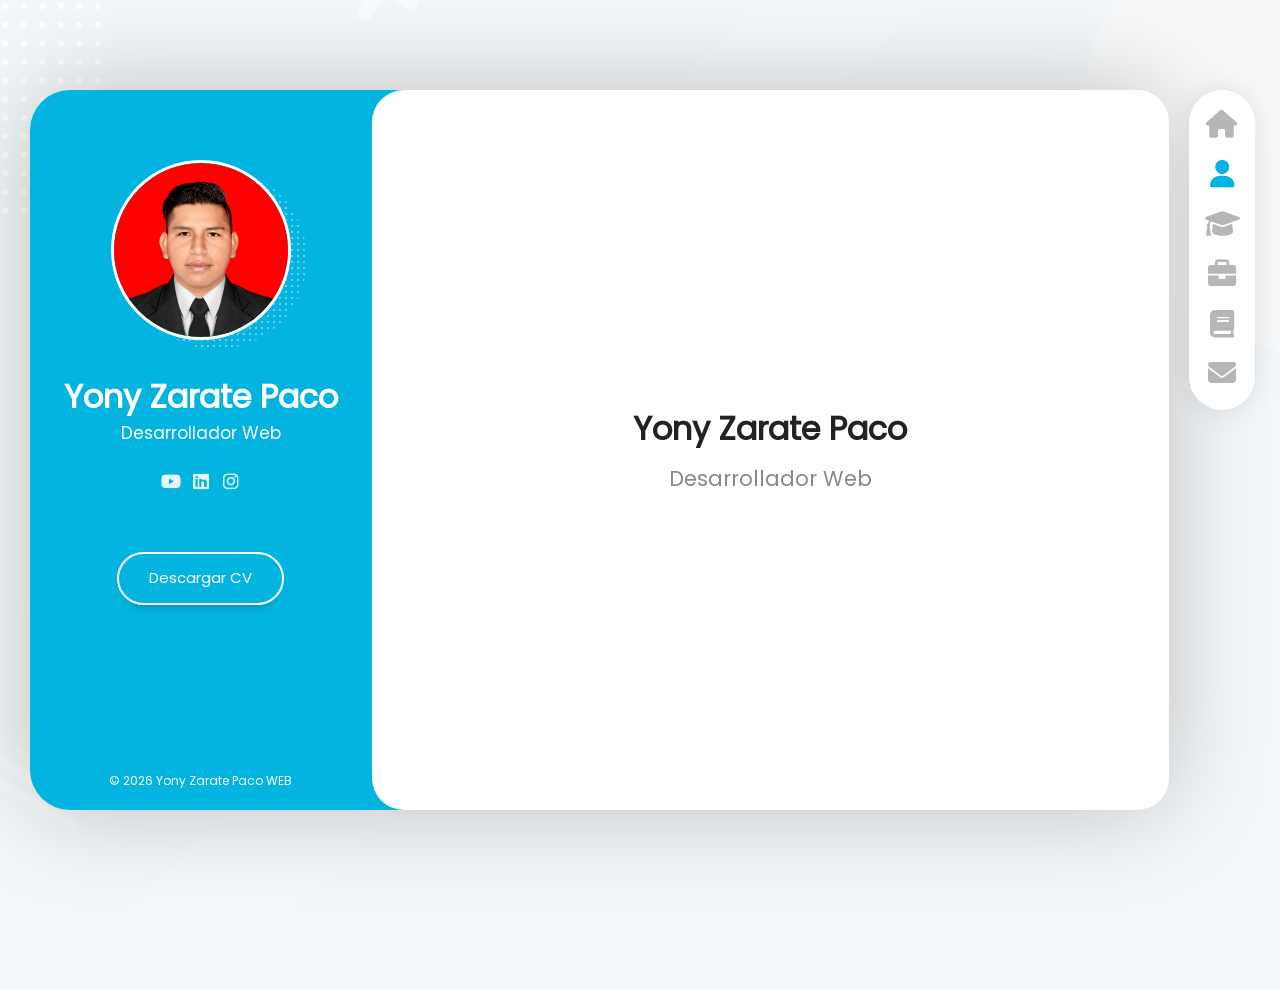
<file: index.html>
<!doctype html>
<html lang="en">
  <head>
    <meta charset="UTF-8" />
    <meta
      name="viewport"
      content="width=device-width, initial-scale=1.0, maximum-scale=1"
    />
    <!-- Estilos -->
    <link
      rel="stylesheet"
      href="assets/fonts/fontawesome-free-6.1.2-web/css/all.min.css"
    />
    <link rel="stylesheet" href="assets/fonts/poppins/poppins.css" />
    <link rel="stylesheet" href="assets/css/reset.css" />
    <link rel="stylesheet" href="assets/css/styles.css" />
    <link rel="stylesheet" href="assets/css/scroll.css" />
    <link rel="stylesheet" href="assets/css/responsive.css" />
    <title>Portafolio - Yony Zarate Paco</title>
  </head>
  <body>
    <!-- Layout principal -->
    <div class="layout">
      <!-- Barra Lateral (info usuario) -->
      <aside class="layout__aside">
        <section class="aside__user-info">
          <!-- Informacion general del usuario -->
          <div class="user-info__general">
            <div class="user-info__container-image">
              <img
                src="assets/img/yonyzarate.jpeg"
                alt="Yony Zarate Paco"
                class="user-info__image"
              />
            </div>
            <h2 class="user-info__name">Yony Zarate Paco</h2>
            <h4 class="user-info__job">Desarrollador Web</h4>
          </div>
          <!-- Menú de navegación -->
          <nav class="layout__menu">
            <ul class="menu__list">
              <li class="menu__option">
                <a href="index.html" class="menu__link">
                  <i class="menu__icon fa-solid fa-house"></i>
                  <span class="menu__overlay">Home</span>
                </a>
              </li>
              <li class="menu__option">
                <a href="sobre-mi.html" class="menu__link menu__link--active">
                  <i class="menu__icon fa-solid fa-user"></i>
                  <span class="menu__overlay">Sobre mí</span>
                </a>
              </li>
              <li class="menu__option">
                <a href="curriculum.html" class="menu__link">
                  <i class="menu__icon fa-solid fa-graduation-cap"></i>
                  <span class="menu__overlay">Curriculum</span>
                </a>
              </li>
              <li class="menu__option">
                <a href="portafolio.html" class="menu__link">
                  <i class="menu__icon fa-solid fa-briefcase"></i>
                  <span class="menu__overlay">Portafolio</span>
                </a>
              </li>
              <li class="menu__option">
                <a href="blog.html" class="menu__link">
                  <i class="menu__icon fa-solid fa-book"></i>
                  <span class="menu__overlay">Blog</span>
                </a>
              </li>
              <li class="menu__option">
                <a href="contacto.html" class="menu__link">
                  <i class="menu__icon fa-solid fa-envelope"></i>
                  <span class="menu__overlay">Contacto</span>
                </a>
              </li>
            </ul>
          </nav>
          <!-- Links a redes sociales -->
          <div class="user-info__links">
            <ul class="links__social">
              <li class="social__option">
                <a href="" class="social__link">
                  <i class="social__icon fa-brands fa-youtube"></i>
                </a>
              </li>
              <li class="social__option">
                <a href="" class="social__link">
                  <i class="social__icon fa-brands fa-linkedin"></i>
                </a>
              </li>
              <li class="social__option">
                <a href="" class="social__link">
                  <i class="social__icon fa-brands fa-instagram"></i>
                </a>
              </li>
            </ul>
          </div>
          <!-- Boton del curriculum -->
          <div class="user-info__buttons">
            <a href="#" class="user-info__btn">Descargar CV</a>
          </div>
          <!-- Pie de Página -->
          <footer class="user-info__footer">
            &copy; 2026 Yony Zarate Paco WEB
          </footer>
        </section>
      </aside>

      <!-- Menu responsive -->
      <div class="layout__menu--toggle">
        <i class="menu-toggle__icon fa-solid fa-bars"></i>
        <i class="menu-toggle__icon fa-solid fa-xmark"></i>
      </div>
      <!-- Contenido Principal -->
      <main class="layout__content">
        <section class="content__page">
          <h1 class="page__name">Yony Zarate Paco</h1>
          <h2 class="page__job">Desarrollador Web</h2>
        </section>
      </main>
    </div>

    <!-- Script JS -->
    <script src="assets/js/menu.js" defer></script>
  </body>
</html>
</file>
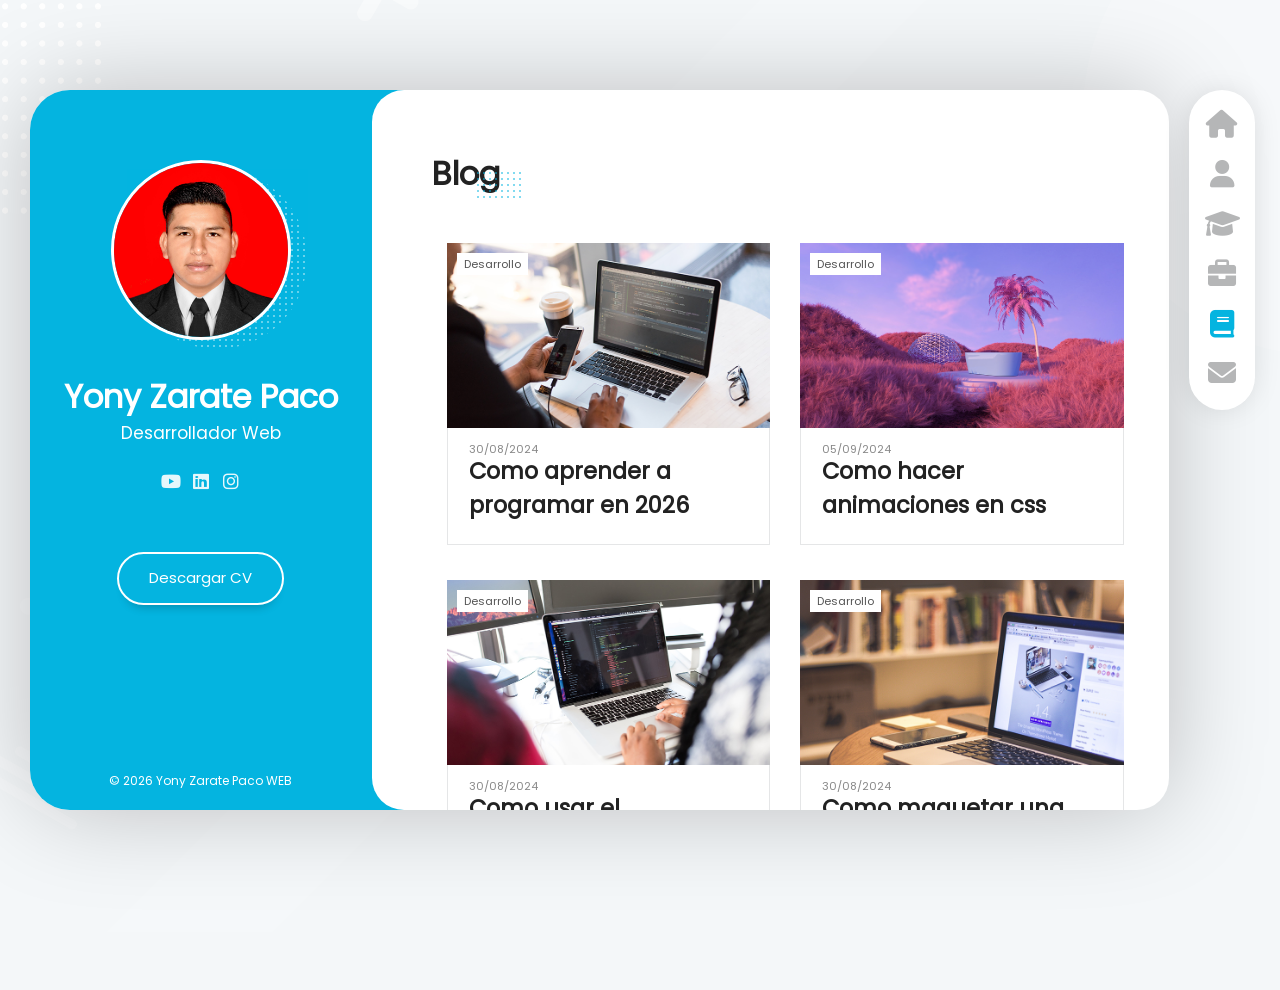
<file: blog.html>
<!doctype html>
<html lang="en">
  <head>
    <meta charset="UTF-8" />
    <meta
      name="viewport"
      content="width=device-width, initial-scale=1.0, maximum-scale=1"
    />
    <!-- Estilos -->
    <link
      rel="stylesheet"
      href="assets/fonts/fontawesome-free-6.1.2-web/css/all.min.css"
    />
    <link rel="stylesheet" href="assets/fonts/poppins/poppins.css" />
    <link rel="stylesheet" href="assets/css/reset.css" />
    <link rel="stylesheet" href="assets/css/styles.css" />
    <link rel="stylesheet" href="assets/css/scroll.css" />
    <link rel="stylesheet" href="assets/css/responsive.css" />
    <title>Portafolio - Yony Zarate Paco</title>
  </head>
  <body>
    <!-- Layout principal -->
    <div class="layout">
      <!-- Barra Lateral (info usuario) -->
      <aside class="layout__aside">
        <section class="aside__user-info">
          <!-- Informacion general del usuario -->
          <div class="user-info__general">
            <div class="user-info__container-image">
              <img
                src="assets/img/yonyzarate.jpeg"
                alt="Yony Zarate Paco"
                class="user-info__image"
              />
            </div>
            <h2 class="user-info__name">Yony Zarate Paco</h2>
            <h4 class="user-info__job">Desarrollador Web</h4>
          </div>
          <!-- Menú de navegación -->
          <nav class="layout__menu">
            <ul class="menu__list">
              <li class="menu__option">
                <a href="index.html" class="menu__link">
                  <i class="menu__icon fa-solid fa-house"></i>
                  <span class="menu__overlay">Home</span>
                </a>
              </li>
              <li class="menu__option">
                <a href="sobre-mi.html" class="menu__link">
                  <i class="menu__icon fa-solid fa-user"></i>
                  <span class="menu__overlay">Sobre mí</span>
                </a>
              </li>
              <li class="menu__option">
                <a href="curriculum.html" class="menu__link">
                  <i class="menu__icon fa-solid fa-graduation-cap"></i>
                  <span class="menu__overlay">Curriculum</span>
                </a>
              </li>
              <li class="menu__option">
                <a href="portafolio.html" class="menu__link">
                  <i class="menu__icon fa-solid fa-briefcase"></i>
                  <span class="menu__overlay">Portafolio</span>
                </a>
              </li>
              <li class="menu__option">
                <a href="blog.html" class="menu__link menu__link--active">
                  <i class="menu__icon fa-solid fa-book"></i>
                  <span class="menu__overlay">Blog</span>
                </a>
              </li>
              <li class="menu__option">
                <a href="contacto.html" class="menu__link">
                  <i class="menu__icon fa-solid fa-envelope"></i>
                  <span class="menu__overlay">Contacto</span>
                </a>
              </li>
            </ul>
          </nav>
          <!-- Links a redes sociales -->
          <div class="user-info__links">
            <ul class="links__social">
              <li class="social__option">
                <a href="" class="social__link">
                  <i class="social__icon fa-brands fa-youtube"></i>
                </a>
              </li>
              <li class="social__option">
                <a href="" class="social__link">
                  <i class="social__icon fa-brands fa-linkedin"></i>
                </a>
              </li>
              <li class="social__option">
                <a href="" class="social__link">
                  <i class="social__icon fa-brands fa-instagram"></i>
                </a>
              </li>
            </ul>
          </div>
          <!-- Boton del curriculum -->
          <div class="user-info__buttons">
            <a href="#" class="user-info__btn">Descargar CV</a>
          </div>
          <!-- Pie de Página -->
          <footer class="user-info__footer">
            &copy; 2026 Yony Zarate Paco WEB
          </footer>
        </section>
      </aside>

      <!-- Menu responsive -->
      <div class="layout__menu--toggle">
        <i class="menu-toggle__icon fa-solid fa-bars"></i>
        <i class="menu-toggle__icon fa-solid fa-xmark"></i>
      </div>

      <!-- Contenido Principal -->
      <main class="layout__content">
        <section class="content__page content__blog">
          <!-- ESTE CONTENIDO CAMBIA EN CADA PAGINA DEL SITIO WEB -->

          <header class="blog__header">
            <h1 class="blog__title">Blog</h1>
          </header>

          <section class="blog__articles">
            <article class="articles__article">
              <div class="article__top">
                <div class="article__category">Desarrollo</div>
                <a href="#" class="article__image-link">
                  <div class="article__mask">
                    <img
                      src="assets/img/articulo-1.jpg"
                      alt="Imagen del blog"
                      class="article__image"
                    />
                  </div>
                  <div class="article__logo">
                    <i class="article__icon fa-solid fa-book"></i>
                  </div>
                </a>
              </div>

              <div class="article__bottom">
                <time datetime="2024-08-30" class="article__date"
                  >30/08/2024</time
                >
                <a href="#" class="article__link">
                  <h2 class="article__title">
                    Como aprender a programar en 2026
                  </h2>
                </a>
              </div>
            </article>

            <article class="articles__article">
              <div class="article__top">
                <div class="article__category">Desarrollo</div>
                <a href="#" class="article__image-link">
                  <div class="article__mask">
                    <img
                      src="assets/img/articulo-2.jpg"
                      alt="Imagen del blog"
                      class="article__image"
                    />
                  </div>
                  <div class="article__logo">
                    <i class="article__icon fa-solid fa-book"></i>
                  </div>
                </a>
              </div>

              <div class="article__bottom">
                <time datetime="2024-08-30" class="article__date"
                  >05/09/2024</time
                >
                <a href="#" class="article__link">
                  <h2 class="article__title">Como hacer animaciones en css</h2>
                </a>
              </div>
            </article>
            <article class="articles__article">
              <div class="article__top">
                <div class="article__category">Desarrollo</div>
                <a href="#" class="article__image-link">
                  <div class="article__mask">
                    <img
                      src="assets/img/articulo-3.jpg"
                      alt="Imagen del blog"
                      class="article__image"
                    />
                  </div>
                  <div class="article__logo">
                    <i class="article__icon fa-solid fa-book"></i>
                  </div>
                </a>
              </div>

              <div class="article__bottom">
                <time datetime="2024-08-30" class="article__date"
                  >30/08/2024</time
                >
                <a href="#" class="article__link">
                  <h2 class="article__title">Como usar el LocalStorage</h2>
                </a>
              </div>
            </article>
            <article class="articles__article">
              <div class="article__top">
                <div class="article__category">Desarrollo</div>
                <a href="#" class="article__image-link">
                  <div class="article__mask">
                    <img
                      src="assets/img/articulo-4.jpg"
                      alt="Imagen del blog"
                      class="article__image"
                    />
                  </div>
                  <div class="article__logo">
                    <i class="article__icon fa-solid fa-book"></i>
                  </div>
                </a>
              </div>

              <div class="article__bottom">
                <time datetime="2024-08-30" class="article__date"
                  >30/08/2024</time
                >
                <a href="#" class="article__link">
                  <h2 class="article__title">Como maquetar una web</h2>
                </a>
              </div>
            </article>
          </section>
        </section>
      </main>
    </div>
    <!-- Script JS -->
    <script src="assets/js/menu.js" defer></script>
  </body>
</html>
</file>
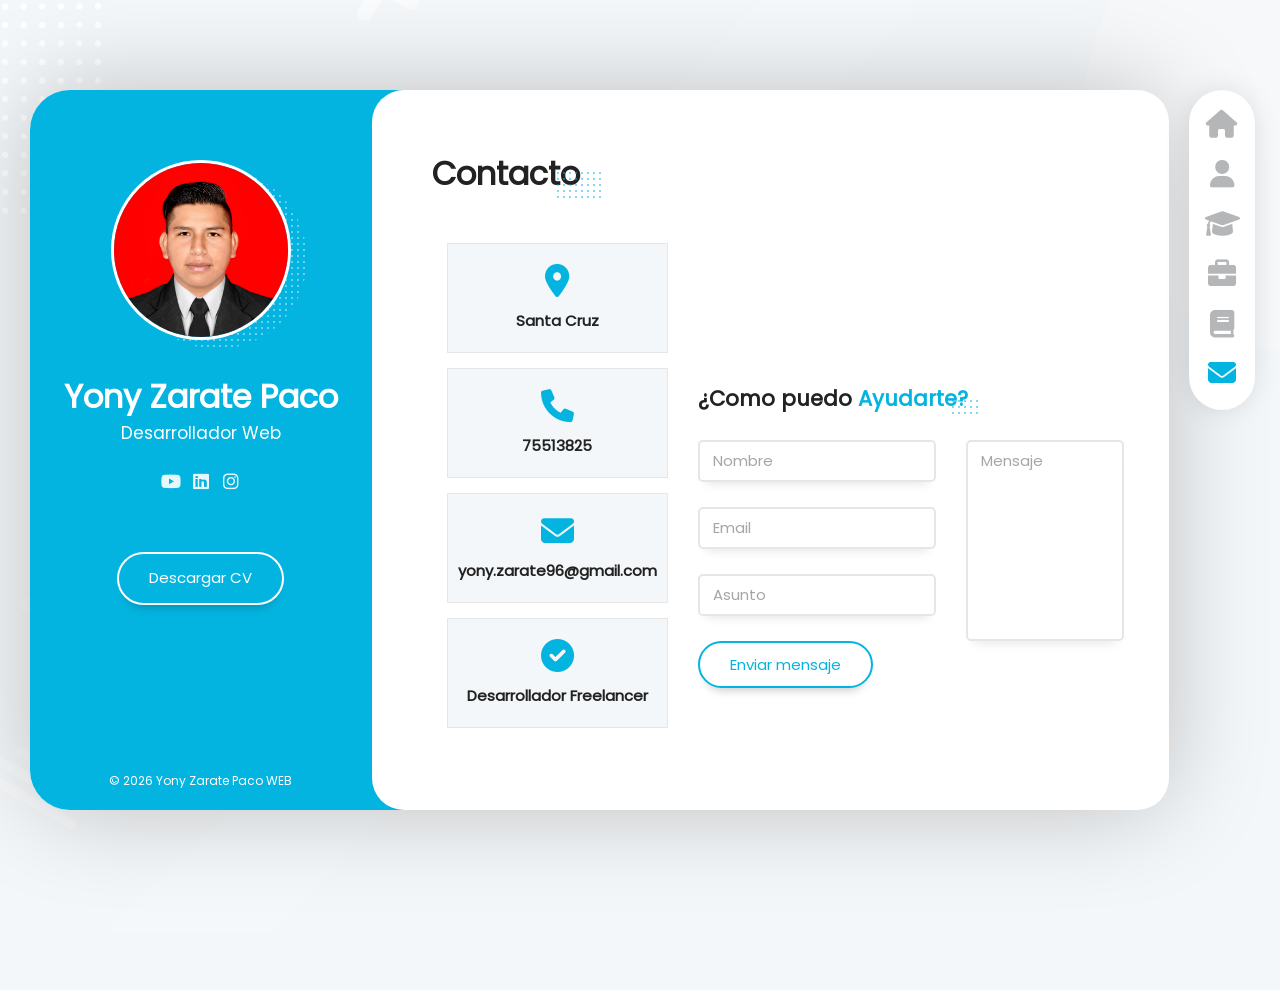
<file: contacto.html>
<!doctype html>
<html lang="en">
  <head>
    <meta charset="UTF-8" />
    <meta
      name="viewport"
      content="width=device-width, initial-scale=1.0, maximum-scale=1"
    />
    <!-- Estilos -->
    <link
      rel="stylesheet"
      href="assets/fonts/fontawesome-free-6.1.2-web/css/all.min.css"
    />
    <link rel="stylesheet" href="assets/fonts/poppins/poppins.css" />
    <link rel="stylesheet" href="assets/css/reset.css" />
    <link rel="stylesheet" href="assets/css/styles.css" />
    <link rel="stylesheet" href="assets/css/scroll.css" />
    <link rel="stylesheet" href="assets/css/loader.css" />
    <link rel="stylesheet" href="assets/css/responsive.css" />
    <title>Portafolio - Yony Zarate Paco</title>
  </head>
  <body>
    <!-- Layout principal -->
    <div class="layout">
      <!-- Barra Lateral (info usuario) -->
      <aside class="layout__aside">
        <section class="aside__user-info">
          <!-- Informacion general del usuario -->
          <div class="user-info__general">
            <div class="user-info__container-image">
              <img
                src="assets/img/yonyzarate.jpeg"
                alt="Yony Zarate Paco"
                class="user-info__image"
              />
            </div>
            <h2 class="user-info__name">Yony Zarate Paco</h2>
            <h4 class="user-info__job">Desarrollador Web</h4>
          </div>
          <!-- Menú de navegación -->
          <nav class="layout__menu">
            <ul class="menu__list">
              <li class="menu__option">
                <a href="index.html" class="menu__link">
                  <i class="menu__icon fa-solid fa-house"></i>
                  <span class="menu__overlay">Home</span>
                </a>
              </li>
              <li class="menu__option">
                <a href="sobre-mi.html" class="menu__link">
                  <i class="menu__icon fa-solid fa-user"></i>
                  <span class="menu__overlay">Sobre mí</span>
                </a>
              </li>
              <li class="menu__option">
                <a href="curriculum.html" class="menu__link">
                  <i class="menu__icon fa-solid fa-graduation-cap"></i>
                  <span class="menu__overlay">Curriculum</span>
                </a>
              </li>
              <li class="menu__option">
                <a href="portafolio.html" class="menu__link">
                  <i class="menu__icon fa-solid fa-briefcase"></i>
                  <span class="menu__overlay">Portafolio</span>
                </a>
              </li>
              <li class="menu__option">
                <a href="blog.html" class="menu__link">
                  <i class="menu__icon fa-solid fa-book"></i>
                  <span class="menu__overlay">Blog</span>
                </a>
              </li>
              <li class="menu__option">
                <a href="contacto.html" class="menu__link menu__link--active">
                  <i class="menu__icon fa-solid fa-envelope"></i>
                  <span class="menu__overlay">Contacto</span>
                </a>
              </li>
            </ul>
          </nav>
          <!-- Links a redes sociales -->
          <div class="user-info__links">
            <ul class="links__social">
              <li class="social__option">
                <a href="" class="social__link">
                  <i class="social__icon fa-brands fa-youtube"></i>
                </a>
              </li>
              <li class="social__option">
                <a href="" class="social__link">
                  <i class="social__icon fa-brands fa-linkedin"></i>
                </a>
              </li>
              <li class="social__option">
                <a href="" class="social__link">
                  <i class="social__icon fa-brands fa-instagram"></i>
                </a>
              </li>
            </ul>
          </div>
          <!-- Boton del curriculum -->
          <div class="user-info__buttons">
            <a href="#" class="user-info__btn">Descargar CV</a>
          </div>
          <!-- Pie de Página -->
          <footer class="user-info__footer">
            &copy; 2026 Yony Zarate Paco WEB
          </footer>
        </section>
      </aside>

      <!-- Menu responsive -->
      <div class="layout__menu--toggle">
        <i class="menu-toggle__icon fa-solid fa-bars"></i>
        <i class="menu-toggle__icon fa-solid fa-xmark"></i>
      </div>

      <!-- Contenido Principal -->
      <main class="layout__content">
        <section class="content__page content__contact">
          <!-- ESTE CONTENIDO CAMBIA EN CADA PAGINA DEL SITIO WEB -->

          <header class="contact__header">
            <h1 class="contact__title">Contacto</h1>
          </header>

          <div class="contact__container">
            <section class="contact__info">
              <div class="contact__data">
                <i class="contact__icon fa-solid fa-location-dot"></i>
                <h2 class="contact__subtitle">Santa Cruz</h2>
              </div>

              <div class="contact__data">
                <i class="contact__icon fa-solid fa-phone"></i>
                <h2 class="contact__subtitle">75513825</h2>
              </div>

              <div class="contact__data">
                <i class="contact__icon fa-solid fa-envelope"></i>
                <h2 class="contact__subtitle">yony.zarate96@gmail.com</h2>
              </div>

              <div class="contact__data">
                <i class="contact__icon fa-solid fa-circle-check"></i>
                <h2 class="contact__subtitle">Desarrollador Freelancer</h2>
              </div>
            </section>

            <section class="contact__form-box">
              <div class="contact__map" id="load-iframe-map">
                <span class="loader"></span>
              </div>

              <header class="contact__form-header">
                <h3 class="form-header__title">
                  ¿Como puedo <span class="title__color">Ayudarte?</span>
                </h3>
              </header>

              <form class="contact__form">
                <div class="form__container">
                  <section class="form__left">
                    <div class="form__group">
                      <input
                        type="text"
                        name="name"
                        class="form__input"
                        placeholder="Nombre"
                        required
                      />
                      <label for="name" class="form__label">Nombre</label>
                    </div>
                    <div class="form__group">
                      <input
                        type="email"
                        name="email"
                        class="form__input"
                        placeholder="Email"
                        required
                      />
                      <label for="email" class="form__label">Email</label>
                    </div>
                    <div class="form__group">
                      <input
                        type="text"
                        name="subject"
                        class="form__input"
                        placeholder="Subject"
                        required
                      />
                      <label for="subject" class="form__label">Asunto</label>
                    </div>
                  </section>

                  <section class="form__right">
                    <div class="form__group form__group--textarea">
                      <textarea
                        name="message"
                        id=""
                        class="form__input form__input--textarea"
                        placeholder="Mensaje"
                        required
                      ></textarea>
                      <label for="message" class="form__label">Mensaje</label>
                    </div>
                  </section>
                </div>
                <input
                  type="submit"
                  class="form__button"
                  value="Enviar mensaje"
                />
              </form>
            </section>
          </div>
        </section>
      </main>
    </div>

    <!-- Script JS -->
    <script src="assets/js/map.js" defer></script>
    <script src="assets/js/menu.js" defer></script>
  </body>
</html>
</file>
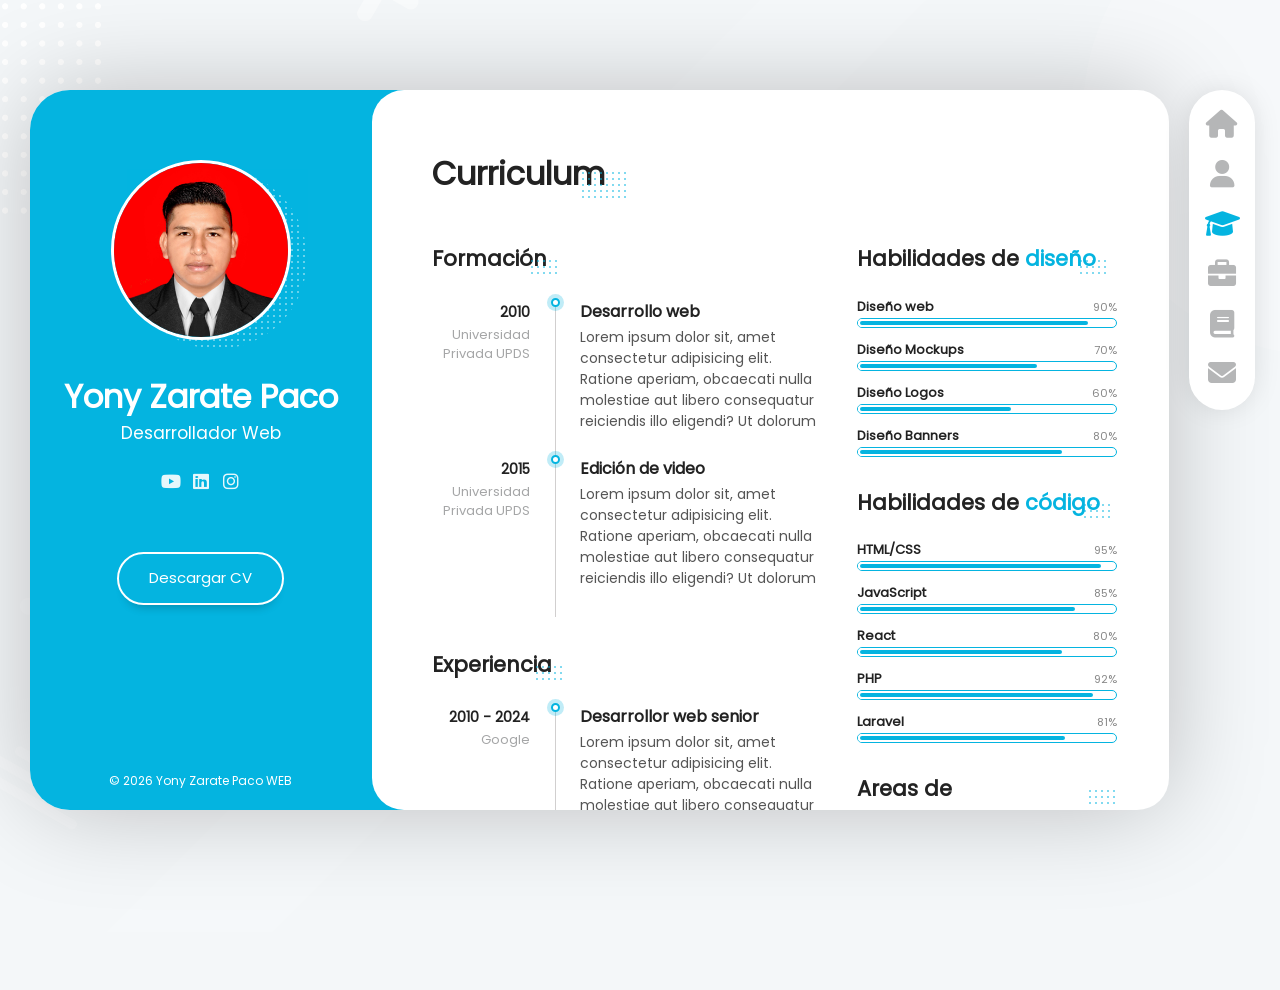
<file: curriculum.html>
<!doctype html>
<html lang="en">
  <head>
    <meta charset="UTF-8" />
    <meta
      name="viewport"
      content="width=device-width, initial-scale=1.0, maximum-scale=1"
    />
    <!-- Estilos -->

    <link
      rel="stylesheet"
      href="assets/fonts/fontawesome-free-6.1.2-web/css/all.min.css"
    />
    <link rel="stylesheet" href="assets/fonts/poppins/poppins.css" />
    <link rel="stylesheet" href="assets/css/reset.css" />
    <link rel="stylesheet" href="assets/css/styles.css" />
    <link rel="stylesheet" href="assets/css/scroll.css" />
    <link rel="stylesheet" href="assets/css/responsive.css" />
    <title>Portafolio - Yony Zarate Paco</title>
  </head>
  <body>
    <!-- Layout principal -->
    <div class="layout">
      <!-- Barra Lateral (info usuario) -->
      <aside class="layout__aside">
        <section class="aside__user-info">
          <!-- Informacion general del usuario -->
          <div class="user-info__general">
            <div class="user-info__container-image">
              <img
                src="assets/img/yonyzarate.jpeg"
                alt="Yony Zarate Paco"
                class="user-info__image"
              />
            </div>
            <h2 class="user-info__name">Yony Zarate Paco</h2>
            <h4 class="user-info__job">Desarrollador Web</h4>
          </div>
          <!-- Menú de navegación -->
          <nav class="layout__menu">
            <ul class="menu__list">
              <li class="menu__option">
                <a href="index.html" class="menu__link">
                  <i class="menu__icon fa-solid fa-house"></i>
                  <span class="menu__overlay">Home</span>
                </a>
              </li>
              <li class="menu__option">
                <a href="sobre-mi.html" class="menu__link">
                  <i class="menu__icon fa-solid fa-user"></i>
                  <span class="menu__overlay">Sobre mí</span>
                </a>
              </li>
              <li class="menu__option">
                <a href="curriculum.html" class="menu__link menu__link--active">
                  <i class="menu__icon fa-solid fa-graduation-cap"></i>
                  <span class="menu__overlay">Curriculum</span>
                </a>
              </li>
              <li class="menu__option">
                <a href="portafolio.html" class="menu__link">
                  <i class="menu__icon fa-solid fa-briefcase"></i>
                  <span class="menu__overlay">Portafolio</span>
                </a>
              </li>
              <li class="menu__option">
                <a href="blog.html" class="menu__link">
                  <i class="menu__icon fa-solid fa-book"></i>
                  <span class="menu__overlay">Blog</span>
                </a>
              </li>
              <li class="menu__option">
                <a href="contacto.html" class="menu__link">
                  <i class="menu__icon fa-solid fa-envelope"></i>
                  <span class="menu__overlay">Contacto</span>
                </a>
              </li>
            </ul>
          </nav>
          <!-- Links a redes sociales -->
          <div class="user-info__links">
            <ul class="links__social">
              <li class="social__option">
                <a href="" class="social__link">
                  <i class="social__icon fa-brands fa-youtube"></i>
                </a>
              </li>
              <li class="social__option">
                <a href="" class="social__link">
                  <i class="social__icon fa-brands fa-linkedin"></i>
                </a>
              </li>
              <li class="social__option">
                <a href="" class="social__link">
                  <i class="social__icon fa-brands fa-instagram"></i>
                </a>
              </li>
            </ul>
          </div>
          <!-- Boton del curriculum -->
          <div class="user-info__buttons">
            <a href="#" class="user-info__btn">Descargar CV</a>
          </div>
          <!-- Pie de Página -->
          <footer class="user-info__footer">
            &copy; 2026 Yony Zarate Paco WEB
          </footer>
        </section>
      </aside>

      <!-- Menu responsive -->
      <div class="layout__menu--toggle">
        <i class="menu-toggle__icon fa-solid fa-bars"></i>
        <i class="menu-toggle__icon fa-solid fa-xmark"></i>
      </div>

      <!-- Contenido Principal -->
      <main class="layout__content">
        <section class="content__page content__resume">
          <!-- ESTE CONTENIDO CAMBIA EN CADA PAGINA DEL SITIO WEB -->

          <header class="resume__header">
            <h1 class="resume__title">Curriculum</h1>
          </header>

          <div class="resume__container">
            <section class="resume__left">
              <header class="resume__subheader">
                <h2 class="resume__subtitle">Formación</h2>
              </header>

              <div class="resume__timeline">
                <article class="timelines__timeline">
                  <header class="timeline__header">
                    <h4 class="timeline__year">2010</h4>
                    <span class="timeline__company"
                      >Universidad Privada UPDS</span
                    >
                  </header>

                  <div class="timeline__divider"></div>

                  <div class="timeline__description">
                    <h3 class="timeline__title">Desarrollo web</h3>
                    <p class="timeline__text">
                      Lorem ipsum dolor sit, amet consectetur adipisicing elit.
                      Ratione aperiam, obcaecati nulla molestiae aut libero
                      consequatur reiciendis illo eligendi? Ut dolorum
                    </p>
                  </div>
                </article>

                <article class="timelines__timeline">
                  <header class="timeline__header">
                    <h4 class="timeline__year">2015</h4>
                    <span class="timeline__company"
                      >Universidad Privada UPDS</span
                    >
                  </header>

                  <div class="timeline__divider"></div>

                  <div class="timeline__description">
                    <h3 class="timeline__title">Edición de video</h3>
                    <p class="timeline__text">
                      Lorem ipsum dolor sit, amet consectetur adipisicing elit.
                      Ratione aperiam, obcaecati nulla molestiae aut libero
                      consequatur reiciendis illo eligendi? Ut dolorum
                    </p>
                  </div>
                </article>
              </div>

              <header class="resume__subheader">
                <h2 class="resume__subtitle">Experiencia</h2>
              </header>

              <div class="resume__timeline">
                <article class="timelines__timeline">
                  <header class="timeline__header">
                    <h4 class="timeline__year">2010 - 2024</h4>
                    <span class="timeline__company">Google</span>
                  </header>

                  <div class="timeline__divider"></div>

                  <div class="timeline__description">
                    <h3 class="timeline__title">Desarrollor web senior</h3>
                    <p class="timeline__text">
                      Lorem ipsum dolor sit, amet consectetur adipisicing elit.
                      Ratione aperiam, obcaecati nulla molestiae aut libero
                      consequatur reiciendis illo eligendi? Ut dolorum
                    </p>
                  </div>
                </article>

                <article class="timelines__timeline">
                  <header class="timeline__header">
                    <h4 class="timeline__year">2015 - 2022</h4>
                    <span class="timeline__company">Youtube</span>
                  </header>

                  <div class="timeline__divider"></div>

                  <div class="timeline__description">
                    <h3 class="timeline__title">Edición de video</h3>
                    <p class="timeline__text">
                      Lorem ipsum dolor sit, amet consectetur adipisicing elit.
                      Ratione aperiam, obcaecati nulla molestiae aut libero
                      consequatur reiciendis illo eligendi? Ut dolorum
                    </p>
                  </div>
                </article>

                <article class="timelines__timeline">
                  <header class="timeline__header">
                    <h4 class="timeline__year">2013 - 2015</h4>
                    <span class="timeline__company">Google</span>
                  </header>

                  <div class="timeline__divider"></div>

                  <div class="timeline__description">
                    <h3 class="timeline__title">Desarrollador PHP</h3>
                    <p class="timeline__text">
                      Lorem ipsum dolor sit, amet consectetur adipisicing elit.
                      Ratione aperiam, obcaecati nulla molestiae aut libero
                      consequatur reiciendis illo eligendi? Ut dolorum
                    </p>
                  </div>
                </article>
              </div>
            </section>
            <section class="resume__right">
              <header class="resume__subheader">
                <h2 class="resume__subtitle">
                  Habilidades de <span class="subtitle__color">diseño</span>
                </h2>
              </header>

              <div class="resume__skills">
                <article class="skills__title">
                  <h4 class="skills__text">Diseño web</h4>
                  <span class="skills__number">90%</span>
                </article>

                <div class="skills__progressbar">
                  <div class="skills__percentage skills__percentage--p1"></div>
                </div>

                <article class="skills__title">
                  <h4 class="skills__text">Diseño Mockups</h4>
                  <span class="skills__number">70%</span>
                </article>

                <div class="skills__progressbar">
                  <div class="skills__percentage skills__percentage--p2"></div>
                </div>

                <article class="skills__title">
                  <h4 class="skills__text">Diseño Logos</h4>
                  <span class="skills__number">60%</span>
                </article>

                <div class="skills__progressbar">
                  <div class="skills__percentage skills__percentage--p3"></div>
                </div>

                <article class="skills__title">
                  <h4 class="skills__text">Diseño Banners</h4>
                  <span class="skills__number">80%</span>
                </article>

                <div class="skills__progressbar">
                  <div class="skills__percentage skills__percentage--p4"></div>
                </div>
              </div>

              <header class="resume__subheader">
                <h2 class="resume__subtitle">
                  Habilidades de <span class="subtitle__color">código</span>
                </h2>
              </header>
              <div class="resume__skills">
                <article class="skills__title">
                  <h4 class="skills__text">HTML/CSS</h4>
                  <span class="skills__number">95%</span>
                </article>

                <div class="skills__progressbar">
                  <div class="skills__percentage skills__percentage--p5"></div>
                </div>

                <article class="skills__title">
                  <h4 class="skills__text">JavaScript</h4>
                  <span class="skills__number">85%</span>
                </article>

                <div class="skills__progressbar">
                  <div class="skills__percentage skills__percentage--p6"></div>
                </div>

                <article class="skills__title">
                  <h4 class="skills__text">React</h4>
                  <span class="skills__number">80%</span>
                </article>

                <div class="skills__progressbar">
                  <div class="skills__percentage skills__percentage--p7"></div>
                </div>

                <article class="skills__title">
                  <h4 class="skills__text">PHP</h4>
                  <span class="skills__number">92%</span>
                </article>

                <div class="skills__progressbar">
                  <div class="skills__percentage skills__percentage--p8"></div>
                </div>

                <article class="skills__title">
                  <h4 class="skills__text">Laravel</h4>
                  <span class="skills__number">81%</span>
                </article>

                <div class="skills__progressbar">
                  <div class="skills__percentage skills__percentage--p9"></div>
                </div>
              </div>

              <header class="resume__subheader">
                <h2 class="resume__subtitle">Areas de conocimientos</h2>
              </header>

              <div class="resume__knowledges">
                <ul class="knowledges__list">
                  <li class="knowledges__option">Programación</li>
                  <li class="knowledges__option">Desarrollo web</li>
                  <li class="knowledges__option">Diseño web</li>
                  <li class="knowledges__option">Redes Saciles</li>
                  <li class="knowledges__option">Comunicación</li>
                  <li class="knowledges__option">Edicion de videos</li>
                  <li class="knowledges__option">Formación</li>
                </ul>
              </div>
            </section>
          </div>

          <div class="resume__certificates">
            <header class="resume__subheader">
              <h2 class="resume__subtitle">Certificados</h2>
            </header>

            <section class="certificate__container">
              <article class="certificates__certificate">
                <div class="certificate__logo">
                  <img
                    src="assets/img/certificado-1.png"
                    class="certificate__image"
                  />
                </div>

                <div class="certificate__content">
                  <h4 class="certificate__title">
                    Master en PHP, SQL, POO, MVC, Laravel.
                  </h4>
                  <span class="certificate__id">ID Verificacion: 7891</span>
                  <span class="certificate__date">10 Junio 2023</span>
                </div>
              </article>

              <article class="certificates__certificate">
                <div class="certificate__logo">
                  <img
                    src="assets/img/certificado-1.png"
                    class="certificate__image"
                  />
                </div>

                <div class="certificate__content">
                  <h4 class="certificate__title">
                    Master en Pruebas tecnicas: +70 Nuevos Ejercicios de Código
                  </h4>
                  <span class="certificate__id">ID Verificacion: 12345</span>
                  <span class="certificate__date">10 Mayo 2024</span>
                </div>
              </article>
            </section>
          </div>
        </section>
      </main>
    </div>
    <!-- Script JS -->
    <script src="assets/js/menu.js" defer></script>
  </body>
</html>
</file>
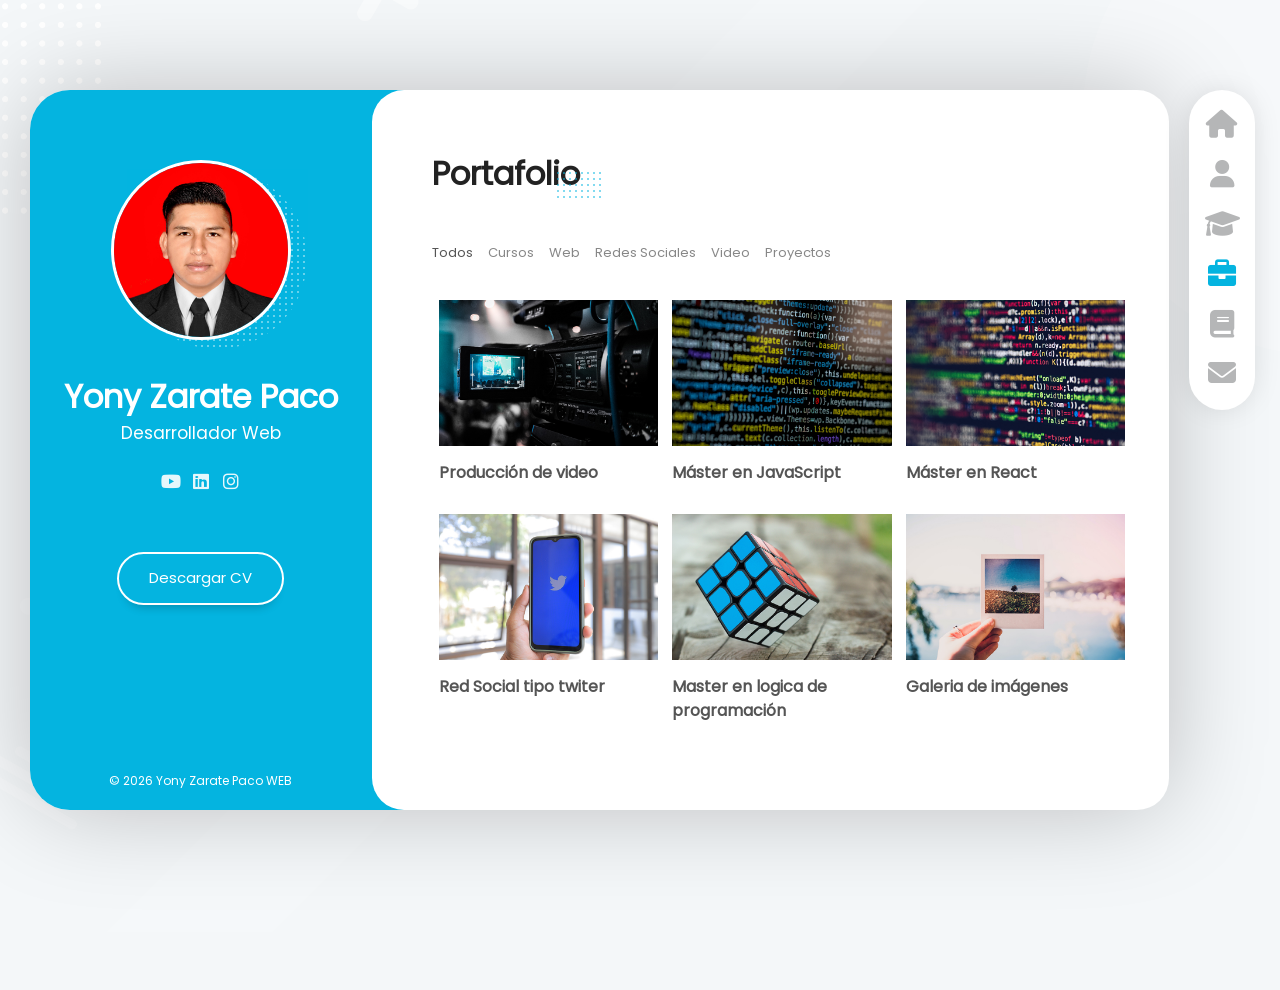
<file: portafolio.html>
<!doctype html>
<html lang="en">
  <head>
    <meta charset="UTF-8" />
    <meta
      name="viewport"
      content="width=device-width, initial-scale=1.0, maximum-scale=1"
    />
    <!-- Estilos -->
    <link
      rel="stylesheet"
      href="assets/fonts/fontawesome-free-6.1.2-web/css/all.min.css"
    />
    <link rel="stylesheet" href="assets/fonts/poppins/poppins.css" />
    <link rel="stylesheet" href="assets/css/reset.css" />
    <link rel="stylesheet" href="assets/css/styles.css" />
    <link rel="stylesheet" href="assets/css/scroll.css" />
    <link rel="stylesheet" href="assets/css/responsive.css" />
    <title>Portafolio - Yony Zarate Paco</title>
  </head>
  <body>
    <!-- Layout principal -->
    <div class="layout">
      <!-- Barra Lateral (info usuario) -->
      <aside class="layout__aside">
        <section class="aside__user-info">
          <!-- Informacion general del usuario -->
          <div class="user-info__general">
            <div class="user-info__container-image">
              <img
                src="assets/img/yonyzarate.jpeg"
                alt="Yony Zarate Paco"
                class="user-info__image"
              />
            </div>
            <h2 class="user-info__name">Yony Zarate Paco</h2>
            <h4 class="user-info__job">Desarrollador Web</h4>
          </div>
          <!-- Menú de navegación -->
          <nav class="layout__menu">
            <ul class="menu__list">
              <li class="menu__option">
                <a href="index.html" class="menu__link">
                  <i class="menu__icon fa-solid fa-house"></i>
                  <span class="menu__overlay">Home</span>
                </a>
              </li>
              <li class="menu__option">
                <a href="sobre-mi.html" class="menu__link">
                  <i class="menu__icon fa-solid fa-user"></i>
                  <span class="menu__overlay">Sobre mí</span>
                </a>
              </li>
              <li class="menu__option">
                <a href="curriculum.html" class="menu__link">
                  <i class="menu__icon fa-solid fa-graduation-cap"></i>
                  <span class="menu__overlay">Curriculum</span>
                </a>
              </li>
              <li class="menu__option">
                <a href="portafolio.html" class="menu__link menu__link--active">
                  <i class="menu__icon fa-solid fa-briefcase"></i>
                  <span class="menu__overlay">Portafolio</span>
                </a>
              </li>
              <li class="menu__option">
                <a href="blog.html" class="menu__link">
                  <i class="menu__icon fa-solid fa-book"></i>
                  <span class="menu__overlay">Blog</span>
                </a>
              </li>
              <li class="menu__option">
                <a href="contacto.html" class="menu__link">
                  <i class="menu__icon fa-solid fa-envelope"></i>
                  <span class="menu__overlay">Contacto</span>
                </a>
              </li>
            </ul>
          </nav>
          <!-- Links a redes sociales -->
          <div class="user-info__links">
            <ul class="links__social">
              <li class="social__option">
                <a href="" class="social__link">
                  <i class="social__icon fa-brands fa-youtube"></i>
                </a>
              </li>
              <li class="social__option">
                <a href="" class="social__link">
                  <i class="social__icon fa-brands fa-linkedin"></i>
                </a>
              </li>
              <li class="social__option">
                <a href="" class="social__link">
                  <i class="social__icon fa-brands fa-instagram"></i>
                </a>
              </li>
            </ul>
          </div>
          <!-- Boton del curriculum -->
          <div class="user-info__buttons">
            <a href="#" class="user-info__btn">Descargar CV</a>
          </div>
          <!-- Pie de Página -->
          <footer class="user-info__footer">
            &copy; 2026 Yony Zarate Paco WEB
          </footer>
        </section>
      </aside>

      <!-- Menu responsive -->
      <div class="layout__menu--toggle">
        <i class="menu-toggle__icon fa-solid fa-bars"></i>
        <i class="menu-toggle__icon fa-solid fa-xmark"></i>
      </div>

      <!-- Contenido Principal -->
      <main class="layout__content">
        <section class="content__page content__portfolio">
          <!-- ESTE CONTENIDO CAMBIA EN CADA PAGINA DEL SITIO WEB -->

          <header class="portfolio__header">
            <h1 class="portfolio__title">Portafolio</h1>
          </header>

          <nav class="portfolio__navbar">
            <ul class="portfolio__menu">
              <li class="portfolio__option portfolio__option--active">
                <a href="#" class="portfolio__link">Todos</a>
              </li>
              <li class="portfolio__option">
                <a href="#" class="portfolio__link">Cursos</a>
              </li>
              <li class="portfolio__option">
                <a href="#" class="portfolio__link">Web</a>
              </li>
              <li class="portfolio__option">
                <a href="#" class="portfolio__link">Redes Sociales</a>
              </li>
              <li class="portfolio__option">
                <a href="#" class="portfolio__link">Video</a>
              </li>
              <li class="portfolio__option">
                <a href="#" class="portfolio__link">Proyectos</a>
              </li>
            </ul>
          </nav>
          <section class="portfolio__gallery">
            <figure class="gallery__item">
              <div class="gallery__container-image">
                <a href="#" class="gallery__link">
                  <img
                    src="assets/img/galeria-1.jpg"
                    alt=""
                    class="gallery__image"
                  />
                </a>
              </div>
              <figcaption class="gallery__title">
                Producción de video
              </figcaption>
              <i class="gallery__icon fa-solid fa-video-camera"></i>
              <span class="gallery__category">Videos</span>
            </figure>
            <figure class="gallery__item">
              <div class="gallery__container-image">
                <a href="#" class="gallery__link">
                  <img
                    src="assets/img/galeria-2.jpg"
                    alt=""
                    class="gallery__image"
                  />
                </a>
              </div>
              <figcaption class="gallery__title">
                Máster en JavaScript
              </figcaption>
              <i class="gallery__icon fa-solid fa-code"></i>
              <span class="gallery__category">Cursos</span>
            </figure>
            <figure class="gallery__item">
              <div class="gallery__container-image">
                <a href="#" class="gallery__link">
                  <img
                    src="assets/img/galeria-3.jpg"
                    alt=""
                    class="gallery__image"
                  />
                </a>
              </div>
              <figcaption class="gallery__title">Máster en React</figcaption>
              <i class="gallery__icon fa-solid fa-code"></i>
              <span class="gallery__category">Cursos</span>
            </figure>
            <figure class="gallery__item">
              <div class="gallery__container-image">
                <a href="#" class="gallery__link">
                  <img
                    src="assets/img/galeria-4.jpg"
                    alt=""
                    class="gallery__image"
                  />
                </a>
              </div>
              <figcaption class="gallery__title">
                Red Social tipo twiter
              </figcaption>
              <i class="gallery__icon fa-solid fa-code"></i>
              <span class="gallery__category">Web</span>
            </figure>
            <figure class="gallery__item">
              <div class="gallery__container-image">
                <a href="#" class="gallery__link">
                  <img
                    src="assets/img/galeria-5.jpg"
                    alt=""
                    class="gallery__image"
                  />
                </a>
              </div>
              <figcaption class="gallery__title">
                Master en logica de programación
              </figcaption>
              <i class="gallery__icon fa-solid fa-code"></i>
              <span class="gallery__category">Curso</span>
            </figure>
            <figure class="gallery__item">
              <div class="gallery__container-image">
                <a href="#" class="gallery__link">
                  <img
                    src="assets/img/galeria-6.jpg"
                    alt=""
                    class="gallery__image"
                  />
                </a>
              </div>
              <figcaption class="gallery__title">
                Galeria de imágenes
              </figcaption>
              <i class="gallery__icon fa-solid fa-image-portrait"></i>
              <span class="gallery__category">Proyecto</span>
            </figure>
          </section>
        </section>
      </main>
    </div>
    <!-- Script JS -->
    <script src="assets/js/menu.js" defer></script>
  </body>
</html>
</file>
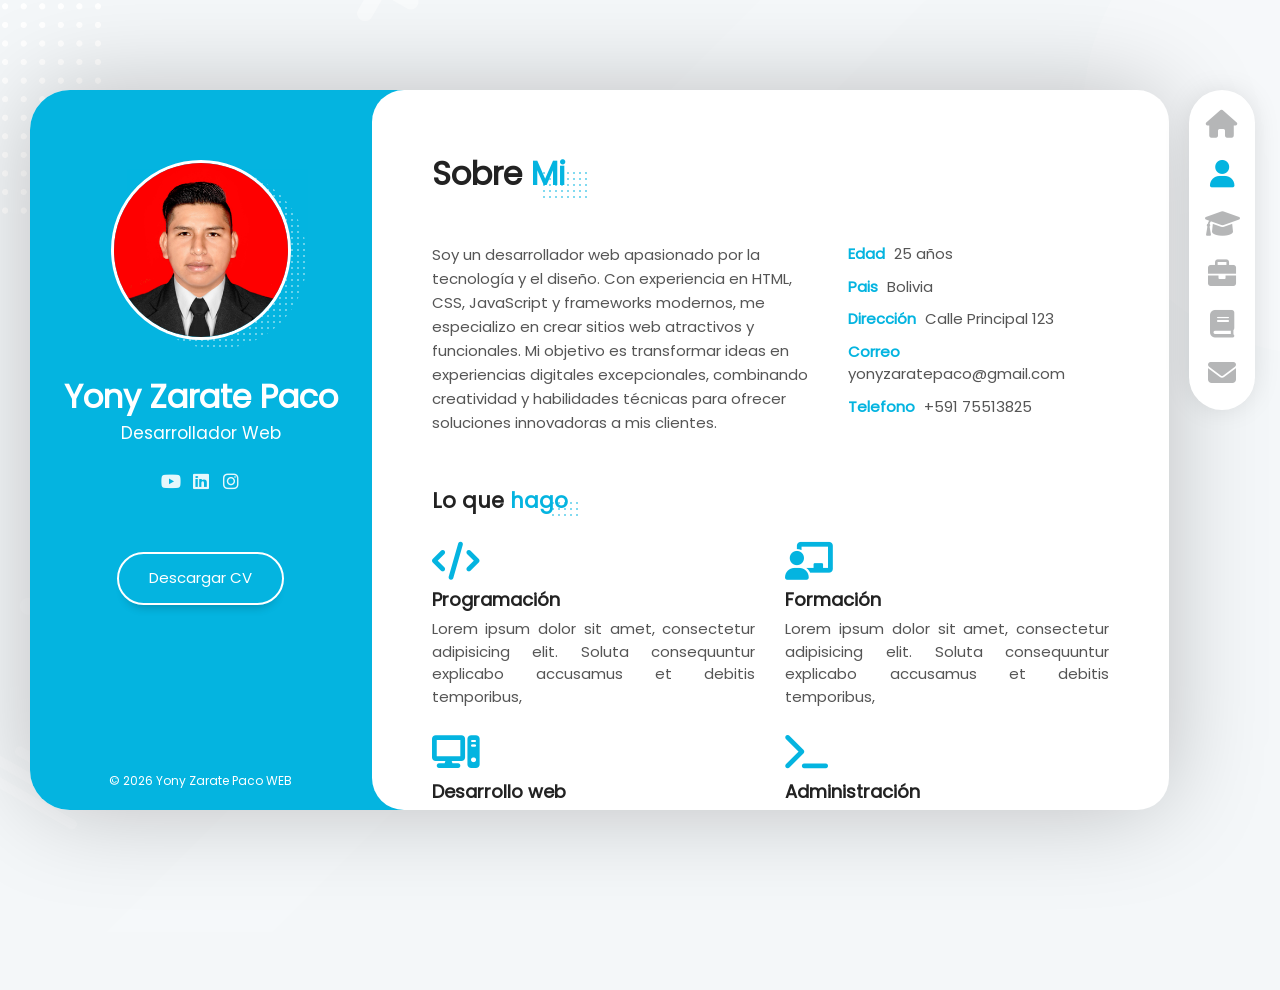
<file: sobre-mi.html>
<!doctype html>
<html lang="en">
  <head>
    <meta charset="UTF-8" />
    <meta
      name="viewport"
      content="width=device-width, initial-scale=1.0, maximum-scale=1"
    />
    <!-- Estilos -->
    <link
      rel="stylesheet"
      href="assets/fonts/fontawesome-free-6.1.2-web/css/all.min.css"
    />
    <link rel="stylesheet" href="assets/fonts/poppins/poppins.css" />
    <link rel="stylesheet" href="assets/css/reset.css" />
    <link rel="stylesheet" href="assets/css/styles.css" />
    <link rel="stylesheet" href="assets/css/scroll.css" />
    <link rel="stylesheet" href="assets/css/responsive.css" />
    <title>Portafolio - Yony Zarate Paco</title>
  </head>
  <body>
    <!-- Layout principal -->
    <div class="layout">
      <!-- Barra Lateral (info usuario) -->
      <aside class="layout__aside">
        <section class="aside__user-info">
          <!-- Informacion general del usuario -->
          <div class="user-info__general">
            <div class="user-info__container-image">
              <img
                src="assets/img/yonyzarate.jpeg"
                alt="Yony Zarate Paco"
                class="user-info__image"
              />
            </div>
            <h2 class="user-info__name">Yony Zarate Paco</h2>
            <h4 class="user-info__job">Desarrollador Web</h4>
          </div>
          <!-- Menú de navegación -->
          <nav class="layout__menu">
            <ul class="menu__list">
              <li class="menu__option">
                <a href="index.html" class="menu__link">
                  <i class="menu__icon fa-solid fa-house"></i>
                  <span class="menu__overlay">Home</span>
                </a>
              </li>
              <li class="menu__option">
                <a href="sobre-mi.html" class="menu__link menu__link--active">
                  <i class="menu__icon fa-solid fa-user"></i>
                  <span class="menu__overlay">Sobre mí</span>
                </a>
              </li>
              <li class="menu__option">
                <a href="curriculum.html" class="menu__link">
                  <i class="menu__icon fa-solid fa-graduation-cap"></i>
                  <span class="menu__overlay">Curriculum</span>
                </a>
              </li>
              <li class="menu__option">
                <a href="portafolio.html" class="menu__link">
                  <i class="menu__icon fa-solid fa-briefcase"></i>
                  <span class="menu__overlay">Portafolio</span>
                </a>
              </li>
              <li class="menu__option">
                <a href="blog.html" class="menu__link">
                  <i class="menu__icon fa-solid fa-book"></i>
                  <span class="menu__overlay">Blog</span>
                </a>
              </li>
              <li class="menu__option">
                <a href="contacto.html" class="menu__link">
                  <i class="menu__icon fa-solid fa-envelope"></i>
                  <span class="menu__overlay">Contacto</span>
                </a>
              </li>
            </ul>
          </nav>
          <!-- Links a redes sociales -->
          <div class="user-info__links">
            <ul class="links__social">
              <li class="social__option">
                <a href="" class="social__link">
                  <i class="social__icon fa-brands fa-youtube"></i>
                </a>
              </li>
              <li class="social__option">
                <a href="" class="social__link">
                  <i class="social__icon fa-brands fa-linkedin"></i>
                </a>
              </li>
              <li class="social__option">
                <a href="" class="social__link">
                  <i class="social__icon fa-brands fa-instagram"></i>
                </a>
              </li>
            </ul>
          </div>
          <!-- Boton del curriculum -->
          <div class="user-info__buttons">
            <a href="#" class="user-info__btn">Descargar CV</a>
          </div>
          <!-- Pie de Página -->
          <footer class="user-info__footer">
            &copy; 2026 Yony Zarate Paco WEB
          </footer>
        </section>
      </aside>

      <!-- Menu responsive -->
      <div class="layout__menu--toggle">
        <i class="menu-toggle__icon fa-solid fa-bars"></i>
        <i class="menu-toggle__icon fa-solid fa-xmark"></i>
      </div>

      <!-- Contenido Principal -->
      <main class="layout__content">
        <section class="content__page content__about">
          <!-- ESTE CONTENIDO CAMBIA EN CADA PAGINA DEL SITIO WEB -->

          <header class="about__header">
            <h1 class="about__title">
              Sobre <span class="title__color">Mi</span>
            </h1>
          </header>
          <section class="about__personal-info">
            <article class="personal-info__bio">
              <p class="personal-info__description">
                Soy un desarrollador web apasionado por la tecnología y el
                diseño. Con experiencia en HTML, CSS, JavaScript y frameworks
                modernos, me especializo en crear sitios web atractivos y
                funcionales. Mi objetivo es transformar ideas en experiencias
                digitales excepcionales, combinando creatividad y habilidades
                técnicas para ofrecer soluciones innovadoras a mis clientes.
              </p>
            </article>
            <div class="personal-info__data">
              <ul class="personal-info__list">
                <li class="personal-info__option">
                  <span class="personal-info__title">Edad</span>
                  <span class="personal-info__value">25 años</span>
                </li>
                <li class="personal-info__option">
                  <span class="personal-info__title">Pais</span>
                  <span class="personal-info__value">Bolivia</span>
                </li>
                <li class="personal-info__option">
                  <span class="personal-info__title">Dirección</span>
                  <span class="personal-info__value">Calle Principal 123</span>
                </li>
                <li class="personal-info__option">
                  <span class="personal-info__title">Correo</span>
                  <span class="personal-info__value"
                    >yonyzaratepaco@gmail.com</span
                  >
                </li>
                <li class="personal-info__option">
                  <span class="personal-info__title">Telefono</span>
                  <span class="personal-info__value">+591 75513825</span>
                </li>
              </ul>
            </div>
          </section>
          <section class="about__services">
            <header class="services__header">
              <h2 class="services__title">
                Lo que <span class="title__color">hago</span>
              </h2>
            </header>
            <div class="services__container">
              <article class="services__service">
                <div class="service__icon">
                  <i class="service__real-icon fa-solid fa-code"></i>
                </div>
                <div class="service__content">
                  <h4 class="service__title">Programación</h4>
                  <p class="service__description">
                    Lorem ipsum dolor sit amet, consectetur adipisicing elit.
                    Soluta consequuntur explicabo accusamus et debitis
                    temporibus,
                  </p>
                </div>
              </article>
              <article class="services__service">
                <div class="service__icon">
                  <i class="service__real-icon fa-solid fa-chalkboard-user"></i>
                </div>
                <div class="service__content">
                  <h4 class="service__title">Formación</h4>
                  <p class="service__description">
                    Lorem ipsum dolor sit amet, consectetur adipisicing elit.
                    Soluta consequuntur explicabo accusamus et debitis
                    temporibus,
                  </p>
                </div>
              </article>
              <article class="services__service">
                <div class="service__icon">
                  <i class="service__real-icon fa-solid fa-computer"></i>
                </div>
                <div class="service__content">
                  <h4 class="service__title">Desarrollo web</h4>
                  <p class="service__description">
                    Lorem ipsum dolor sit amet, consectetur adipisicing elit.
                    Soluta consequuntur explicabo accusamus et debitis
                    temporibus,
                  </p>
                </div>
              </article>
              <article class="services__service">
                <div class="service__icon">
                  <i class="service__real-icon fa-solid fa-terminal"></i>
                </div>
                <div class="service__content">
                  <h4 class="service__title">Administración</h4>
                  <p class="service__description">
                    Lorem ipsum dolor sit amet, consectetur adipisicing elit.
                    Soluta consequuntur explicabo accusamus et debitis
                    temporibus,
                  </p>
                </div>
              </article>
            </div>
          </section>
          <section class="about__reviews">
            <header class="reviews__header">
              <h2 class="reviews__title">Reseñas</h2>
            </header>
            <div class="reviews__container">
              <article class="reviews__review">
                <div class="review__image-container">
                  <img
                    src="assets/img/testimonio1.jpg"
                    alt="cara cliente"
                    class="review__image"
                  />
                </div>

                <div class="review__description">
                  <p class="review__text">
                    Lorem ipsum dolor sit amet, consectetur adipisicing elit.
                    Facere aperiam velit iure nulla et sequi. Cumque labore odio
                    quod illum necessitatibus itaque tempora eveniet?
                    Reprehenderit iure vel accusamus labore asperiores.
                  </p>
                </div>

                <div class="review__author">
                  <div class="review__author-info">
                    <h4 class="review__name">Ana Lopez</h4>
                    <h5 class="review__company">Developers S.A</h5>
                  </div>
                  <div class="review__author-icon">
                    <i class="review__icon fa-solid fa-quote-right"></i>
                  </div>
                </div>
              </article>
              <article class="reviews__review">
                <div class="review__image-container">
                  <img
                    src="assets/img/testimonio2.jpg"
                    alt="cara cliente"
                    class="review__image"
                  />
                </div>

                <div class="review__description">
                  <p class="review__text">
                    Lorem ipsum dolor sit amet, consectetur adipisicing elit.
                    Facere aperiam velit iure nulla et sequi. Cumque labore odio
                    quod illum necessitatibus itaque tempora eveniet?
                    Reprehenderit iure vel accusamus labore asperiores.
                  </p>
                </div>

                <div class="review__author">
                  <div class="review__author-info">
                    <h4 class="review__name">Ruben Martinez</h4>
                    <h5 class="review__company">FullStack S.L</h5>
                  </div>
                  <div class="review__author-icon">
                    <i class="review__icon fa-solid fa-quote-right"></i>
                  </div>
                </div>
              </article>
            </div>
          </section>
          <section class="about__clients">
            <header class="clients__header">
              <h2 class="clients__title">Clientes</h2>
            </header>

            <div class="clients__container">
              <article class="clients__item">
                <a href="#" class="clients__link">
                  <img
                    src="assets/img/cliente-1.png"
                    alt="logo cliente"
                    class="clients__image"
                  />
                </a>
              </article>
              <article class="clients__item">
                <a href="#" class="clients__link">
                  <img
                    src="assets/img/cliente-2.png"
                    alt="logo cliente"
                    class="clients__image"
                  />
                </a>
              </article>
              <article class="clients__item">
                <a href="#" class="clients__link">
                  <img
                    src="assets/img/cliente-3.png"
                    alt="logo cliente"
                    class="clients__image"
                  />
                </a>
              </article>
              <article class="clients__item">
                <a href="#" class="clients__link">
                  <img
                    src="assets/img/cliente-4.png"
                    alt="logo cliente"
                    class="clients__image"
                  />
                </a>
              </article>
              <article class="clients__item">
                <a href="#" class="clients__link">
                  <img
                    src="assets/img/cliente-5.png"
                    alt="logo cliente"
                    class="clients__image"
                  />
                </a>
              </article>
            </div>
          </section>
          <section class="about__prices">
            <header class="prices__header">
              <h2 class="prices__title">Precios</h2>
            </header>

            <div class="prices__container">
              <article class="prices__box">
                <div class="prices__subtitle">
                  <span class="prices__text">Normal</span>
                </div>

                <div class="prices__price">
                  <span class="prices__number">$199</span>
                  <small class="prices__advice">Al mes</small>
                </div>

                <div class="prices__buy">
                  <a href="#" class="prices__btn"> Prueba Gratis</a>
                </div>

                <div class="prices__reward">Un curso de desarrollo web</div>
                <div class="prices__reward">Soporte de pregutnas y dudas</div>
                <div class="prices__reward">Certificado de finalización</div>
              </article>

              <article class="prices__box">
                <div class="prices__subtitle">
                  <span class="prices__text">Premium</span>
                </div>

                <div class="prices__price">
                  <span class="prices__number">$250</span>
                  <small class="prices__advice">Al mes</small>
                </div>

                <div class="prices__buy">
                  <a href="#" class="prices__btn"> Prueba Gratis</a>
                </div>

                <div class="prices__reward">5 curso de desarrollo web</div>
                <div class="prices__reward">Soporte de pregutnas y dudas</div>
                <div class="prices__reward">Certificado de finalización</div>
              </article>
            </div>
          </section>

          <div class="section about__extra">
            <header class="extra__header">
              <h2 class="extra__title">
                Informacion <span class="title__color">Extra</span>
              </h2>
            </header>

            <div class="extra__container">
              <article class="extra__info">
                <i class="extra__icon fa-solid fa-heart"></i>
                <h4 class="extra__subtitle">Alumanos Contentes</h4>
                <span class="extra__quantity">375.000</span>
              </article>

              <article class="extra__info">
                <i class="extra__icon fa-solid fa-clock"></i>
                <h4 class="extra__subtitle">Horas de contenido</h4>
                <span class="extra__quantity">800</span>
              </article>

              <article class="extra__info">
                <i class="extra__icon fa-solid fa-star"></i>
                <h4 class="extra__subtitle">Puntuación</h4>
                <span class="extra__quantity">375.000</span>
              </article>
            </div>
          </div>
        </section>
      </main>
    </div>
    <!-- Script JS -->
    <script src="assets/js/menu.js" defer></script>
  </body>
</html>
</file>
<file: assets/fonts/poppins/poppins.css>
@font-face {
    font-family: "Poppins";
    src: url("./Poppins-Regular.ttf") format("truetype");
    font-weight: 400;
    font-style: normal;
}
</file>
<file: assets/css/styles.css>
:root {
  --color-principal: #ffffff;
  --color-secundary: #04b4e0;

  --color-background: #f4f7f9;
  --color-transparent: transparent;

  --color-icons: #b5b6b7;
  --color-titles: #222222;
  --color-subtitle: #888;
  --color-text: #555;

  --color-border-reviews: #e5e6e7;
  --color-company: #a5a6a7;

  --color-background-scrollbar: #d1cfcf;
  --color-background-certificate: #f5f5f5;
}
/* ESTILOS GENERALES  */
html {
  font-size: 10px;
}

body {
  width: 100%;
  height: 100%;
  font-family: "Poppins", Helvetica, sans-serif;
  font-size: 1.5rem;
  background-color: var(--color-background);
  color: var(--color-text);
  overflow: hidden;
}
h1,
h2,
h3,
h4,
h5,
h6 {
  color: var(--color-titles);
}

/* IMAGEN DE FONDO   */
body {
  background-image: url("../img/fondo.png");
  background-size: cover;
  background-repeat: no-repeat;
  background-position: -58px -58px;
}

/* ESTRUCTURA PRICIPAL */
.layout {
  position: relative;
  min-width: 1290px;
  width: 75%;
  height: 80vh;
  min-height: 80vh;
  margin: 10vh auto;

  display: grid;
  grid-template-areas: "aside content";
  grid-template-columns: 30% 70%;

  /* Sombra detras de layout   */
  border-radius: 4rem;
  box-shadow: 0 0 100px -5px rgba(0, 0, 0, 0.25);
}

/* BARRA LATERAL AZUL */
.layout__aside {
  grid-area: aside;

  border-radius: 4rem 0 0 4rem;
  overflow: auto;
  overflow-x: hidden;
}

.aside__user-info {
  display: flex;
  flex-direction: column;
  align-items: center;

  min-height: 100%;
  min-width: 30rem;

  background-color: var(--color-secundary);
  color: var(--color-principal);
}
.user-info__general {
  text-align: center;
}
.user-info__container-image {
  position: relative;
  display: inline-block;
  width: 18rem;
  margin-top: 7rem;
  z-index: 1;
}

.user-info__image {
  width: 100%;

  background-color: var(--color-principal);
  border: 3px solid var(--color-principal);
  border-radius: 20rem;
}

.user-info__container-image::after {
  content: "";
  position: absolute;
  top: 5%;
  left: 9%;
  z-index: -1;
  width: 100%;
  height: 100%;
  background-image: -webkit-repeating-radial-gradient(
    center center,
    #fff,
    #fff 1px,
    transparent 0px,
    transparent 100%
  );
  background-size: 0.6rem 0.6rem;
  opacity: 0.4;
  border-radius: 30rem;
}
.user-info__name {
  margin-top: 2.6rem;
  font-size: 3.2rem;
  font-weight: bold;
  color: var(--color-principal);
}
.user-info__job {
  font-size: 1.7rem;
  font-weight: 200;
  color: var(--color-principal);
}
.user-info__links {
  margin-bottom: 3.6rem;
}
.links__social {
  margin-top: 2rem;
  text-align: center;

  display: flex;
  flex-direction: row;
}
.social__option {
  height: 3rem;
  width: 3rem;
  font-size: 1.8rem;
  line-height: 3.2rem;
  opacity: 0.9;
  border-radius: 3rem;
  transition: all 300ms linear;
}
.social__option:hover {
  opacity: 1;
  background-color: rgba(255, 255, 255, 0.2);
}

.user-info__buttons {
  margin-top: 2rem;
  margin-bottom: 4rem;
}
.user-info__btn {
  padding: 3rem;
  padding-top: 1.3rem;
  padding-bottom: 1.3rem;
  border: 2px solid var(--color-principal);
  border-radius: 3.2rem;
  color: var(--color-principal);
  box-shadow: 0 10px 10px -8px rgba(0, 0, 0, 0.22);
  transition: all 300ms ease-in-out;
}

.user-info__btn:hover {
  background-color: var(--color-principal);
  color: var(--color-secundary);
}
.user-info__footer {
  position: absolute;
  bottom: 2rem;
  font-size: 1.2rem;
}

/* CONTENIDO PRINCIPAL */
.layout__content {
  grid-area: content;
  height: 100%;
  min-height: 100%;

  background-color: var(--color-secundary);
  border-radius: 0 10rem 10rem 0;
}

.content__page {
  min-height: 100%;
  background-color: var(--color-principal);
  border-radius: 3.2rem;

  display: flex;
  flex-direction: column;
  align-items: center;
  justify-content: center;
}

.page__name {
  font-size: 3.2rem;
  margin-bottom: 1rem;
}

.page__job {
  font-size: 2.1rem;
  font-weight: lighter;
  color: var(--color-subtitle);
}

/* MENU NAVEGACION LATERAL */
.layout__menu {
  display: block;
  position: absolute;
  top: 0;
  right: -10.5rem;
  min-width: 11rem;
  background-color: var(--color-transparent);
}

.menu__list {
  position: relative;

  display: flex;
  flex-direction: column;
  justify-content: space-between;
  align-items: center;

  width: 60%;
  min-height: 32rem;
  padding: 2rem 0;
  margin-left: 2.5rem;
  background-color: var(--color-principal);
  box-shadow: 0 0 3rem -0.5rem rgba(0, 0, 0, 0.15);
  border-radius: 6rem;
  /* border: 2px solid blue; */
}

.menu__option {
  display: block;
  width: 100%;
  text-align: center;
  /* border: 2px solid red; */
}

.menu__icon {
  color: var(--color-icons);
  font-size: 2.8rem;
  transition: all 300ms ease-in-out;
  /* border: 2px solid orangered; */
}
.menu__option:hover .menu__icon,
.menu__link--active .menu__icon {
  color: var(--color-secundary);
}
.menu__overlay {
  position: absolute;
  right: 0;
  margin-top: -3rem;
  display: block;
  opacity: 0;
  padding: 0.5rem 1rem;
  color: var(--color-principal);
  background-color: var(--color-secundary);
  white-space: nowrap;
  transition: all 300ms ease-in-out;
}

.menu__option:hover .menu__overlay {
  opacity: 1;
  right: 100%;
}
/* ESTILOS GENERALES (SOBRE MI Y OTRAS PÁGINAS) */
.content__about,
.content__resume,
.content__portfolio,
.content__blog,
.content__contact {
  display: block;
  height: 100%;
  min-height: 100%;
  padding: 6rem;
  padding-right: 3rem;
  overflow: auto;
}

.about__header,
.resume__header,
.portfolio__header,
.blog__header,
.contact__header {
  display: inline-block;
  margin-bottom: 4.5rem;
}

.about__title,
.resume__title,
.portfolio__title,
.blog__title,
.contact__title {
  font-size: 3.2rem;
  position: relative;
}

.about__title::after,
.resume__title::after,
.portfolio__title::after,
.blog__title::after,
.contact__title::after {
  content: "";
  position: absolute;
  top: 2rem;
  right: -2.5rem;
  width: 5rem;
  height: 3rem;
  background-image: -webkit-repeating-radial-gradient(
    center center,
    var(--color-secundary),
    var(--color-secundary) 1px,
    transparent 0px,
    transparent 100%
  );
  background-size: 6px 6px;
  opacity: 0.5;
}

.title__color,
.subtitle__color {
  color: var(--color-secundary);
}

/* INFORMACIÓN PERSONAL */
.about__personal-info {
  display: flex;
  flex-direction: row;
  width: 100%;
  margin-bottom: 5rem;
}

.personal-info__bio {
  flex-basis: 56%;
}

.personal-info__description {
  font-size: 1.5rem;
  line-height: 2.4rem;
}
.personal-info__data {
  flex-basis: 44%;
  padding: 0 2rem;
}

.personal-info__option {
  margin-bottom: 1rem;
}

.personal-info__title {
  margin-right: 0.5rem;
  color: var(--color-secundary);
  font-weight: 600;
}

/* ESTILOS  GENERALES OCMPARTIDOSZ ABOUT  y otras secciones*/

.about__services,
.about__reviews,
.about__clients,
.about__prices,
.about__extra {
  width: 100%;
  margin-bottom: 3rem;
}

.services__header,
.reviews__header,
.clients__header,
.prices__header,
.extra__header,
.resume__subheader,
.contact__form-header {
  display: inline-block;
  padding-right: 1.2rem;
  margin-bottom: 2.5rem;
  position: relative;
}

.services__title,
.reviews__title,
.clients__title,
.prices__title,
.extra__title,
.resume__subtitle,
.form-header__title {
  font-size: 2.1rem;
}
.services__title::after,
.reviews__title::after,
.clients__title::after,
.prices__title::after,
.extra__title::after,
.resume__subtitle::after,
.form-header__title::after {
  content: "";
  position: absolute;
  top: 1.5rem;
  right: 0px;
  width: 3rem;
  height: 2rem;
  background-image: -webkit-repeating-radial-gradient(
    center center,
    var(--color-secundary),
    var(--color-secundary) 1px,
    transparent 0px,
    transparent 100%
  );
  background-size: 6px 6px;
  opacity: 0.5;
}
/* SERVICIOS */
.services__container {
  width: 100%;
  display: flex;
  flex-direction: row;
  flex-wrap: wrap;
}

.services__service {
  flex-basis: calc(50% - 3rem);
  margin-right: 3rem;
  margin-bottom: 2.5rem;
}

.service__real-icon {
  color: var(--color-secundary);
  font-size: 3.8rem;
}

.service__title {
  font-size: 1.8rem;
  margin: 0.5rem 0;
}

.service__description {
  font-size: 1.5rem;
  text-align: justify;
}

/* REVIEWS */
.reviews__container {
  width: 100%;
  display: flex;
  flex-direction: row;
  flex-wrap: wrap;
}
.reviews__review {
  flex-basis: calc(50% - 2.5rem);

  border: 2px solid var(--color-border-reviews);
  border-radius: 2rem;
  padding-top: 0;
  padding-right: 2.5rem;
  padding-left: 2.5rem;
  padding-bottom: 2.5rem;
  margin-right: 2.5rem;
  margin-top: 4.5rem;
  margin-bottom: 1rem;
}

.review__image-container {
  width: 100%;
}

.review__image {
  max-width: 9rem;
  max-height: 9rem;
  margin: 0 auto;
  margin-top: -4.5rem;
  margin-bottom: 2rem;
  border-radius: 9rem;
  box-shadow: 0 10px 10px -8px rgba(0, 0, 0, 0.22);
}
.review__description {
  margin-bottom: 1rem;
}

.review__text {
  font-size: 1.5rem;
  line-height: 2.4rem;
}

.review__author {
  margin-top: 2rem;
  display: flex;
  flex-direction: row;
  justify-content: space-between;
}

.review__name {
  margin-bottom: 0.5rem;
  font-size: 1.5rem;
}

.review__company {
  color: var(--color-company);
  font-weight: 300;
  font-size: 1.3rem;
}

.review__icon {
  font-size: 4rem;
  opacity: 0.5;
  color: var(--color-secundary);
}
/* CLIENTES */
.about__clients {
  width: 100%;
  margin-bottom: 2rem;
}

.clients__header {
  margin-bottom: 3rem;
}

.clients__container {
  display: flex;
  flex-direction: row;
  justify-content: space-between;
}
.clients__link {
  display: block;
  width: 100%;
  opacity: 0.7;
  transition: all 300ms linear;
}

.clients__link:hover {
  opacity: 1;
}

.clients__image {
  width: 14.5rem;
  padding: 1.5rem;
  margin-bottom: 1.5rem;
}

/* PRECIOS */
.prices__container {
  margin-bottom: 5rem;

  display: flex;
  flex-direction: row;
}

.prices__box {
  flex-basis: 50%;
  height: 100%;
  margin-right: 3rem;
  padding: 3rem;
  border: 2px solid var(--color-border-reviews);
  border-radius: 1.5rem;
  text-align: center;
  transition: all 300ms ease-in-out;
}

.prices__box:last-of-type {
  margin-right: 0rem;
}

.prices__box:hover,
.extra__info:hover {
  box-shadow: 0 18px 24px -5px rgba(0, 0, 0, 0.15);
  transition: translateY(-1rem);
}

.prices__subtitle {
  margin-bottom: 3rem;
}
.prices__text {
  position: relative;
  display: inline-block;
}

.prices__box:hover .prices__text::after {
  content: "";
  position: absolute;
  left: 0;
  right: 0;
  bottom: -0.3rem;
  height: 0.3rem;
  background-color: var(--color-secundary);
}

.prices__price {
  padding-bottom: 1rem;
}
.prices__number {
  display: block;
  font-size: 4.2rem;
  line-height: 1;
  color: var(--color-titles);
}
.prices__advice {
  display: block;
  color: var(--color-subtitles);
}

.prices__buy {
  padding-top: 2.5rem;
  padding-bottom: 3rem;
}

.prices__btn {
  display: inline-block;
  padding: 1.2rem 3.1rem;
  border: 2px solid var(--color-border-reviews);
  box-shadow: 0 10px 10px -8px var(--color-border-reviews);
  border-radius: 3rem;
  transition: all 300ms ease-in-out;
}
.prices__btn:hover {
  border: 2px solid var(--color-secundary);
  background-color: var(--color-secundary);
  color: var(--color-principal);
}

.prices__reward {
  font-size: 1.4rem;
  padding: 0.6rem 0;
}

/* INFORMACIÓN EXTRA */
.extra__container {
  width: 100%;
  margin-bottom: 1.5rem;

  display: flex;
  flex-direction: row;
  justify-content: space-between;
  flex-wrap: wrap;
}

.extra__info {
  flex-basis: 30%;
  padding: 2.4rem 1rem;
  border: 2px solid var(--color-border-reviews);
  border-radius: 1rem;
  text-align: center;
  transition: all 300ms ease-in-out;
}

.extra__info:hover {
  transform: translateY(-0.5rem);
}

.extra__icon {
  font-size: 3.3rem;
  color: var(--color-secundary);
  margin-bottom: 1rem;
}

.extra__subtitle {
  font-size: 1.5rem;
  margin: 1.5rem;
}

.extra__quantity {
  display: block;
  margin: 1.5rem 1rem;
  margin-bottom: 0;
  font-size: 3.6rem;
  line-height: 5rem;
  color: var(--color-subtitles);
}
/* CURRICULUM */
.resume__container {
  width: 100%;
  display: flex;
  flex-direction: row;
}

/* CURRICULUM IZQUIERDO */
.resume__left {
  flex-basis: 58%;
}

.resume__timeline {
  margin-bottom: 5rem;
}

.timelines__timeline {
  position: relative;
  width: 100%;
  margin-bottom: 1.5rem;
  display: flex;
  flex-direction: row;
}
.timeline__header {
  flex-basis: 30%;
  text-align: right;
  padding-right: 2.5rem;
}

.timeline__year {
  margin: 0.3rem 0;
  line-height: 1.9rem;
  font-size: 1.4rem;
}

.timeline__company {
  display: block;
  font-size: 1.3rem;
  font-weight: lighter;
  color: var(--color-company);
}

.timeline__description {
  width: 70%;
  padding-left: 2.5rem;
  padding-right: 1.5rem;
}

.timeline__title {
  font-size: 1.6rem;
  margin-bottom: 0.3rem;
}

.timeline__text {
  font-size: 1.4rem;
  margin-bottom: 1rem;
}

.timeline__divider {
  position: absolute;
  top: 0;
  left: 30%;
  bottom: -1.8rem;
  width: 1px;
  background-color: var(--color-background-scrollbar);
}

.timeline__divider::before {
  content: "";
  position: absolute;
  margin-top: -0.6rem;
  margin-left: -0.8rem;
  width: 1.7rem;
  height: 1.7rem;
  background-color: var(--color-secundary);
  border-radius: 10rem;
  opacity: 0.25;
}

.timeline__divider::after {
  content: "";
  position: absolute;
  margin-top: -0.2rem;
  margin-left: -0.4rem;
  width: 0.9rem;
  height: 0.9rem;
  background-color: var(--color-principal);
  border-radius: 10rem;
  border: 2px solid var(--color-secundary);
  opacity: 1;
}
/* CURRICULUM DERECHO */
.resume__right {
  flex-basis: 41%;
  padding: 0 1.5rem;
}

.resume__skills {
  width: 100%;
  margin-bottom: 3rem;
}

.skills__title {
  display: flex;
  flex-direction: row;
  justify-content: space-between;
}

.skills__text {
  font-size: 1.3rem;
  line-height: 1.4rem;
  margin-bottom: 0.4rem;
}
.skills__number {
  font-size: 1.1rem;
  line-height: 1.4rem;
  margin-bottom: 0.4rem;
  color: var(--color-subtitle);
}

.skills__progressbar {
  height: 1rem;
  border: 1px solid var(--color-secundary);
  border-radius: 1rem;
  background-color: var(--color-principal);
  margin-bottom: 1.5rem;
}

.skills__percentage {
  width: 40%;
  height: 0.8rem;
  background-color: var(--color-secundary);
  border: 2px solid var(--color-principal);
  border-radius: 1rem;
}

.skills__percentage--p1 {
  width: 90%;
}
.skills__percentage--p2 {
  width: 70%;
}
.skills__percentage--p3 {
  width: 60%;
}
.skills__percentage--p4 {
  width: 80%;
}
.skills__percentage--p5 {
  width: 95%;
}
.skills__percentage--p6 {
  width: 85%;
}
.skills__percentage--p7 {
  width: 80%;
}
.skills__percentage--p8 {
  width: 92%;
}
.skills__percentage--p9 {
  width: 81%;
}

.knowledges__list {
  display: flex;
  flex-direction: row;
  flex-wrap: wrap;
}

.knowledges__option {
  padding: 0.1rem 1rem;
  margin: 0.3rem;
  font-size: 1.4rem;
  background-color: var(--color-secundary);
  border-radius: 0.3rem;
  color: var(--color-principal);
}

.certificate__container {
  display: flex;
  flex-direction: row;
  flex-wrap: wrap;
  gap: 3rem;
}

.certificates__certificate {
  flex-basis: calc(50% - 1.5rem);
  border: 2px solid var(--color-border-reviews);
  border-radius: 0.8rem;

  display: flex;
  flex-direction: row;
}

.certificate__logo {
  width: 15rem;
  height: 100%;
  padding: 2.5rem;
  background-color: var(--color-background-certificate);

  display: flex;
  justify-content: center;
  align-items: center;
}

.certificate__image {
  width: 100%;
}

.certificate__content {
  padding: 2rem 2.5rem;
}

.certificate__title {
  font-size: 1.6rem;
  margin-bottom: 0.5rem;
}

.certificate__id {
  display: block;
  margin-bottom: 0.3rem;
  font-size: 1.3rem;
  color: var(--color-subtitle);
}

.certificate__date {
  font-size: 1.2rem;
  color: var(--color-subtitle);
  opacity: 0.9;
}

/* PORTAFOLIO */
.portfolio__navbar {
  margin-bottom: 3rem;
}

.portfolio__menu {
  display: flex;
  flex-direction: row;
  flex-wrap: wrap;
  gap: 1.5rem;
}

.portfolio__option {
  font-size: 1.3rem;
  opacity: 0.7;
}

.portfolio__option--active {
  opacity: 1;
}

.portfolio__link {
  cursor: pointer;
}

.portfolio__link:hover {
  color: var(--color-secundary);
  text-shadow: 0 0 1px rgba(0, 0, 0, 0.25);
}

.portfolio__gallery {
  display: flex;
  flex-direction: row;
  flex-wrap: wrap;
}

.gallery__item {
  position: relative;
  flex-basis: 33%;
  padding: 0.7rem;
}

.gallery__container-image {
  overflow: hidden;
}

.gallery__image {
  transition: all 300ms ease-in-out;
}

.gallery__item:hover .gallery__image {
  transform: scale(1.1);
}
.gallery__title {
  font-size: 1.6rem;
  padding: 1.5rem 0;
  font-weight: bold;
}

.gallery__icon {
  opacity: 0;
  position: absolute;
  top: 1.5rem;
  right: 1.5rem;
  width: 3rem;
  height: 3rem;
  font-size: 1.6rem;
  text-align: center;
  line-height: 3rem;
  background-color: var(--color-principal);
  color: var(--color-secundary);
  transition: all 450ms ease-in-out;
}

.gallery__category {
  opacity: 0;
  position: absolute;
  top: 1.5rem;
  left: 1.5rem;
  padding: 0.2rem 0.7rem;
  font-size: 1.1rem;
  background-color: var(--color-principal);
  color: var(--color-text);
  transition: all 450ms ease-in-out;
}

.gallery__item:hover .gallery__icon,
.gallery__item:hover .gallery__category {
  opacity: 1;
}

/* BLOG */
.blog__articles {
  margin-bottom: 2.5rem;

  display: flex;
  flex-direction: row;
  flex-wrap: wrap;
}

.articles__article {
  flex-basis: 50%;
  padding: 0 1.5rem;
  padding-bottom: 3.5rem;
}

.article__top {
  position: relative;
  overflow: hidden;
}

.article__category {
  position: absolute;
  top: 1rem;
  left: 1rem;
  font-size: 1.1rem;
  line-height: 2rem;
  padding: 0.1rem 0.7rem;
  background-color: var(--color-principal);
  color: var(-color-text);
  z-index: 3;
}

.article__mask {
  width: 100%;
  height: 18.5rem;
  overflow: hidden;
}
.article__image {
  display: block;
  z-index: 1;
  transition: all 300ms ease-in-out;
}

.article__top:hover .article__image {
  transform: scale(1.1);
}

.article__logo {
  transition: all 200ms ease-in-out;
  opacity: 0;
}

.article__icon {
  position: absolute;
  top: calc(50% - 2.2rem);
  left: calc(50% - 2.2rem);
  width: 4.4rem;
  font-size: 4.4rem;
  text-align: center;
  color: var(--color-principal);
}

.article__top:hover .article__logo {
  opacity: 1;
}

.article__bottom {
  margin: 0;
  padding: 2.1rem;
  padding-top: 1.5rem;
  border: 0.1rem solid var(--color-border-reviews);
  border-top: 0;
}
.article__date {
  display: block;
  font-size: 1.1rem;
  line-height: 1.2rem;
  font-weight: 300;
  color: var(--color-subtitle);
}

/* PAGINA DE CONTACTO */
.contact__container {
  display: flex;
  flex-direction: row;
}

.contact__info {
  flex-basis: 33%;
  padding: 0 1.5rem;
}

.contact__data {
  width: 100%;
  margin-bottom: 1.5rem;
  padding: 2rem 1rem;
  text-align: center;
  background-color: var(--color-background);
  border: 1px solid var(--color-border-reviews);
}

.contact__icon {
  font-size: 3.3rem;
  color: var(--color-secundary);
}

.contact__subtitle {
  font-size: 1.5rem;
  margin-top: 1rem;
}
.contact__form-box {
  flex-basis: 66%;
  padding: 0 1.5rem;
}

.form__container {
  display: flex;
  flex-direction: row;
  gap: 3rem;
}

.form_left {
  flex-basis: 47%;
  margin-right: 1.5rem;
}

.form__group {
  position: relative;
  margin-bottom: 2.5rem;
}

.form__input {
  position: relative;
  width: 100%;
  height: 4.2rem;
  display: block;
  font-size: 1.5rem;
  padding: 1rem 1.2rem;
  border: 0.2rem solid var(--color-border-reviews);
  border-radius: 0.5rem;
  outline: none;
  box-shadow: 0 1rem 1rem -8px rgba(0, 0, 0, 0.1);
  background-color: transparent;
  background: 0 0;
  line-height: 2.1rem;
}
.form__input:focus {
  border: 0.2rem solid var(--color-secundary);
}

.form__label {
  position: absolute;
  top: 1rem;
  left: 1.5rem;
  /* z-index: 1; */
  color: var(--color-company);
  transition: all 300ms ease-in-out;
  pointer-events: none;
}

.form__input:focus ~ label,
.form__input:not(:placeholder-shown) ~ label {
  top: -2rem;
  left: 0;
  z-index: 1;
  font-size: 1.3rem;
  color: var(--color-secundary);
}

.form__input::-webkit-input-placeholder {
  color: transparent;
}
.form__input::-moz-placeholder {
  color: transparent;
}

.form__right {
  flex-basis: 50%;
  max-width: 50%;
  max-height: 100%;
}

.form__group--textarea {
  height: 100%;
}
.form__input--textarea {
  display: block;
  resize: none;
  height: 100%;
}

.form__button {
  cursor: pointer;
  padding: 1rem 3rem;
  font-size: 1.5rem;
  border: 0.2rem solid var(--color-secundary);
  color: var(--color-secundary);
  background-color: var(--color-principal);
  border-radius: 3rem;
  box-shadow: 0 1rem 1rem -8px rgba(0, 0, 0, 0.22);
  transition: all 300ms ease-in-out;
}

.form__button:hover {
  background-color: var(--color-secundary);
  color: var(--color-principal);
}

.contact-map {
  width: 100%;
  min-height: 15rem;
  margin-bottom: 3.5rem;
  overflow: hidden;
}

.contact__iframe {
  width: 100%;
  height: 14rem;
}
</file>
<file: assets/css/scroll.css>
:root {
  --color-scrollbar: #d3d3d4;
  --color-background-srollbar: #eee;

  --color-principal: #ffffff;
  --color-secundary: #04b4e0;
}

/* SCROLL CHROME */
.content__page::-webkit-scrollbar {
  width: 25px;
  background: transparent;
}

.content__page::-webkit-scrollbar-thumb {
  border: 10px solid transparent;
  box-shadow: none;
  border-radius: 40px;
}

.content__page:hover::-webkit-scrollbar-thumb {
  box-shadow: inset 0 0 0 10px var(--color-scrollbar);
}

.content__page:hover::-wibkit-scrollbar-thumb:hover {
  border: 8px solid transparent;
  box-shadow: inset 0 0 0 10px var(--color-scrollbar);
}

.content__page::-webkit-scrollbar-track {
  background-color: transparent;
  border-radius: 40px 0;
}

/* SCROLL MOZ */
.content__page {
  scrollbar-width: thin;
  scrollbar-color: var(--color-scrollbar) transparent;
}

/* SCROLL CHROME BARRA LATERAL */
.layout__aside::-webkit-scrollbar {
  width: 25px;
  background: var(--color-secundary);
}

.layout__aside::-webkit-scrollbar-thumb {
  border: 10px solid transparent;
  box-shadow: none;
  border-radius: 40px;
}

.layout__aside:hover::-webkit-scrollbar-thumb {
  box-shadow: inset 0 0 0 10px var(--color-principal);
}

.layout__aside:hover::-wibkit-scrollbar-thumb:hover {
  border: 8px solid transparent;
  box-shadow: inset 0 0 0 10px var(--color-principal);
}

.layout__aside::-webkit-scrollbar-track {
  background-color: transparent;
  border-radius: 40px 0;
}

/* SCROLL MOZ BARRA LATERAL  */
.layout__aside {
  scrollbar-width: thin;
  scrollbar-color: var(--color-scrollbar) var(--color-secundary);
}
</file>
<file: assets/css/responsive.css>
.layout__menu--toggle {
  display: none;
}

@media (max-width: 1490px) {
  body {
    padding: 0;
  }
  .layout {
    min-width: auto;
    width: 85%;
  }
}

@media (max-width: 1320px) {
  .layout {
    width: 89%;
    margin-left: 3rem;
  }
}

@media (max-width: 1160px) {
  .layout {
    width: 85%;
    margin-left: 4rem;
  }

  .certificates__certificate {
    flex-basis: 100%;
  }
}

@media (max-width: 1060px) {
  body {
    background-image: none;
    position: static;
  }

  .layout {
    width: 100%;
    height: 100%;
    min-height: 100%;
    margin: 0;
    border-radius: 0;

    grid-template-areas: "content";
    grid-template-columns: 100%;

    overflow-x: hidden;
  }

  .layout__menu--toggle {
    z-index: 9999;
    display: block;
    position: absolute;
    right: 1rem;
    top: 1rem;
    width: 4.8rem;
    height: 4.8rem;
    line-height: 4.8rem;
    font-size: 2.5rem;
    text-align: center;
    background-color: var(--color-secundary);
    color: var(--color-principal);
    border-radius: 3rem;
    cursor: pointer;
    transition: all 300ms ease-in-out;
  }

  .menu-toggle__icon {
    color: var(--color-principal);
    display: block;
    position: absolute;
    top: 25%;
    left: 28%;
    transition: all 300ms ease-in-out;
  }
  .fa-bars {
    opacity: 1;
  }
  .fa-xmark {
    opacity: 0;
  }

  .layout__aside {
    z-index: 999;
    display: block;
    position: absolute;
    max-width: 33rem;
    top: 0;
    right: 0;
    bottom: 0;
    text-align: center;
    overflow: auto;
    border-radius: 0;
    transition: all 300ms ease-in-out;

    margin-right: -100%;
    opacity: 0;
  }

  .layout__aside--visible {
    width: 100%;
    margin-right: 0;
    opacity: 1;
  }

  .layout__aside--hidden {
    margin-right: -100%;
    opacity: 0;
  }

  .user-info__container-image {
    width: 13rem;
    margin-top: 3rem;
    display: inline-block;
  }
  .user-indo__name {
    font-size: 3rem;
    margin-top: 0.5rem;
    margin-bottom: 1rem;
  }
  .layout__menu {
    position: static;
    margin: 3rem 0;
  }

  .menu__list {
    position: static;
    width: 100%;
    background-color: var(--color-secundary);
    box-shadow: none;
    margin-left: 0;
    padding: 0;
    min-height: auto;
  }
  .menu__link {
    text-decoration: none;
    display: block;
    padding: 1.2rem;
  }
  .menu__icon {
    display: none;
  }

  .menu__overlay {
    position: static;
    opacity: 0.7;
    margin-top: 0;
    padding: 0;
    box-shadow: none;
    font-size: 1.6rem;
    /* line-height: 2.5rem; */
  }

  .menu__link--active .menu__overlay {
    opacity: 1;
  }

  .links__social {
    margin-top: 0;
  }

  .user-info__footer {
    position: static;
    padding-bottom: 2rem;
  }
  .layout__content {
    border: 0;
    background-color: transparent;
    height: 100%;
    width: 100%;
  }

  .content__page {
    border-radius: 0;
    height: 100vh;
  }
}

@media (max-width: 800px) {
  .reviews__container {
    flex-direction: column;
  }
  .reviews__review {
    margin-top: 6rem;
    flex-basis: 100%;
  }

  .clients__container {
    flex-wrap: wrap;
    justify-content: space-around;
  }
  .prices__container {
    flex-direction: column;
  }

  .prices__box {
    flex-basis: 100%;
    margin: 0;
  }
  .prices__box:last-child {
    margin-top: 2rem;
  }

  .gallery__item {
    flex-basis: 50%;
  }

  .articles__article {
    flex-basis: 100%;
  }
}

@media (max-width: 585px) {
  .about__personal-info {
    flex-direction: column;
  }

  .personal-info__data {
    flex-basis: 100%;
    padding: 0;
    margin-top: 2rem;
  }
  .services__container {
    flex-direction: column;
    flex-wrap: wrap;
  }
  .services__service {
    flex-basis: 100%;
    margin-right: 0;
    margin-bottom: 3rem;
  }
  .extra__container {
    flex-direction: column;
    gap: 2rem;
  }
  .resume__container {
    flex-direction: column;
  }
  .resume__right {
    flex-basis: 100%;
    padding: 0;
    margin-bottom: 3rem;
  }
  .contact__container {
    flex-direction: column;
  }
}

@media (max-width: 480px) {
  .page__name {
    font-size: 4.8rem;
    line-height: 5.6rem;
    text-align: center;
  }

  .certificate__logo {
    width: 100%;
  }
  .gallery__item {
    flex-basis: 100%;
  }

  .form__container {
    display: flex;
    flex-direction: column;
    gap: 0rem;
  }
  .form__left {
    flex-basis: 100%;
    margin-right: 0;
  }

  .form__right {
    flex-basis: 100%;
    max-width: 100%;
    max-height: 100%;
  }
}
</file>
<file: assets/css/loader.css>
.loader {
  margin: 0 auto;
  margin-top: 20px;
  width: 48px;
  height: 48px;
  border: 5px solid var(--color-secundary);
  border-bottom-color: transparent;
  border-radius: 50%;
  display: block;
  box-sizing: border-box;
  animation: rotation 1s linear infinite;
}

@keyframes rotation {
  0% {
    transform: rotate(0deg);
  }
  100% {
    transform: rotate(360deg);
  }
}
</file>
